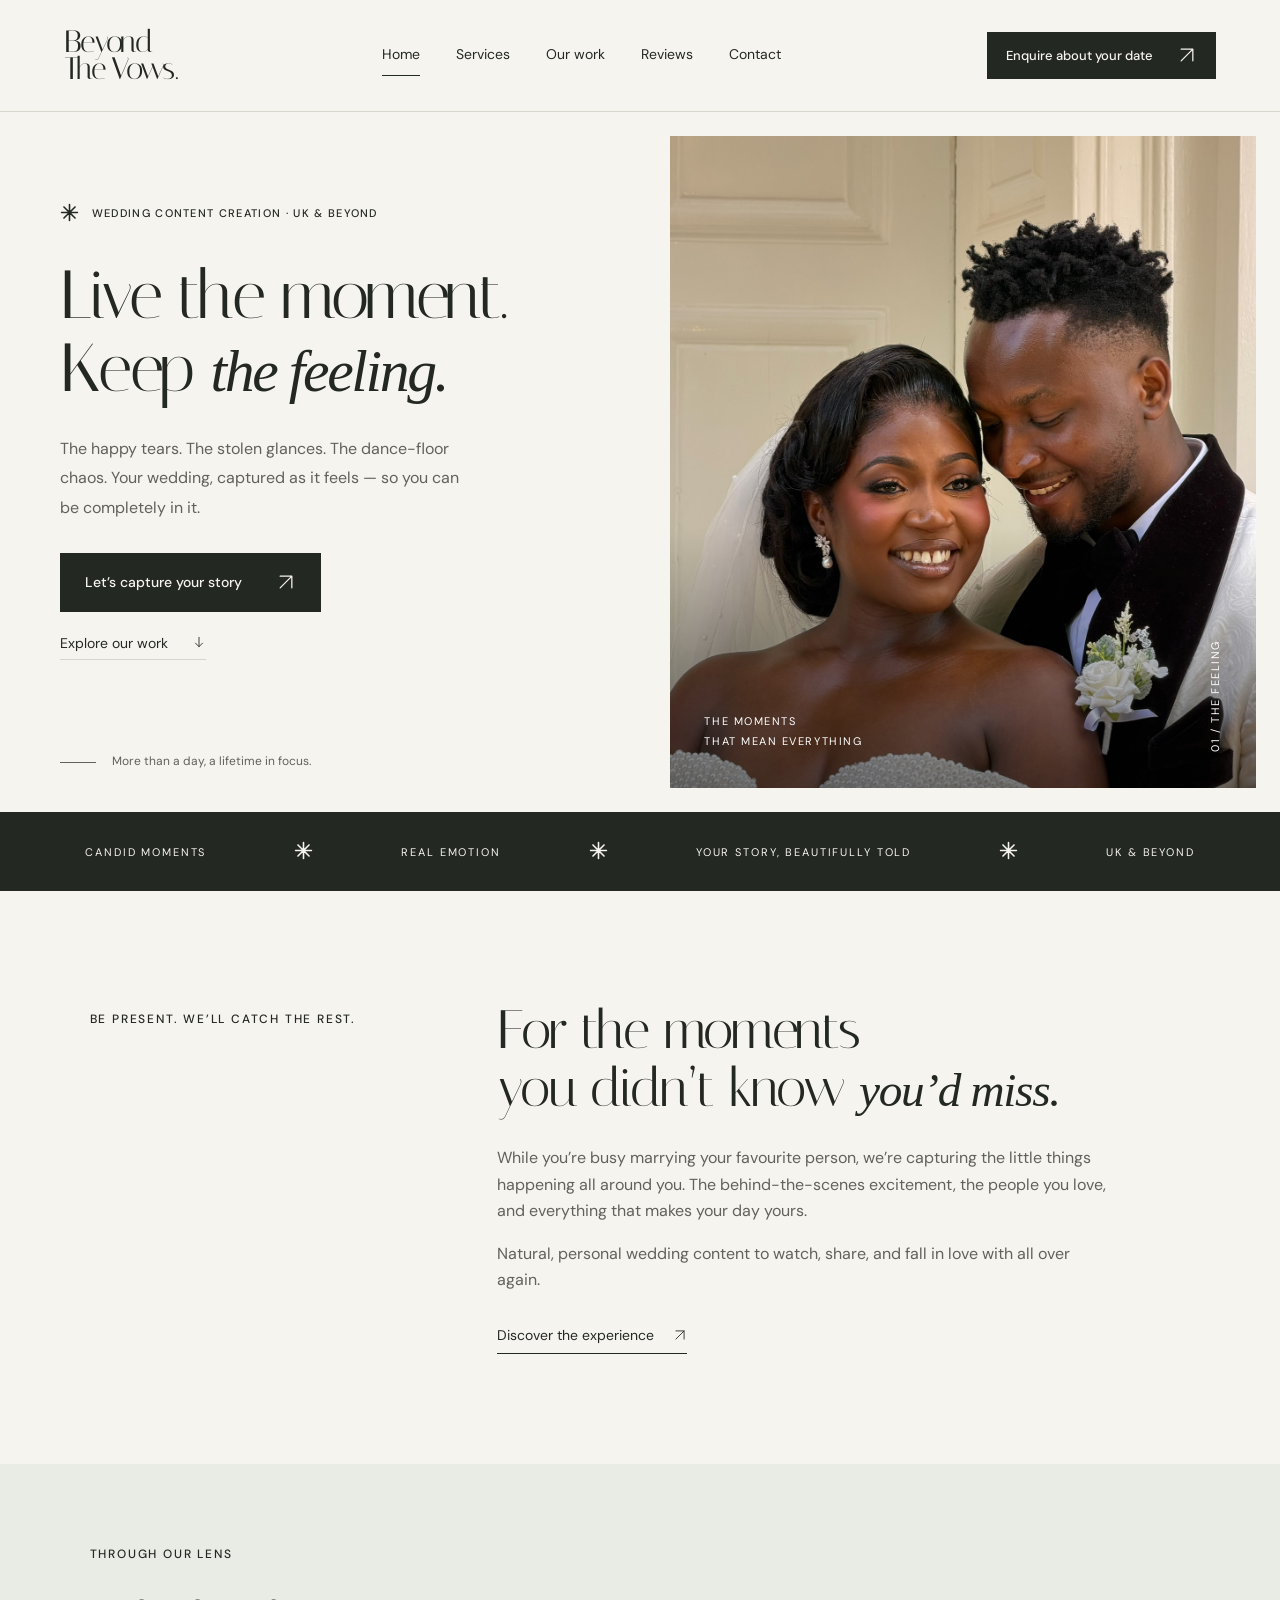
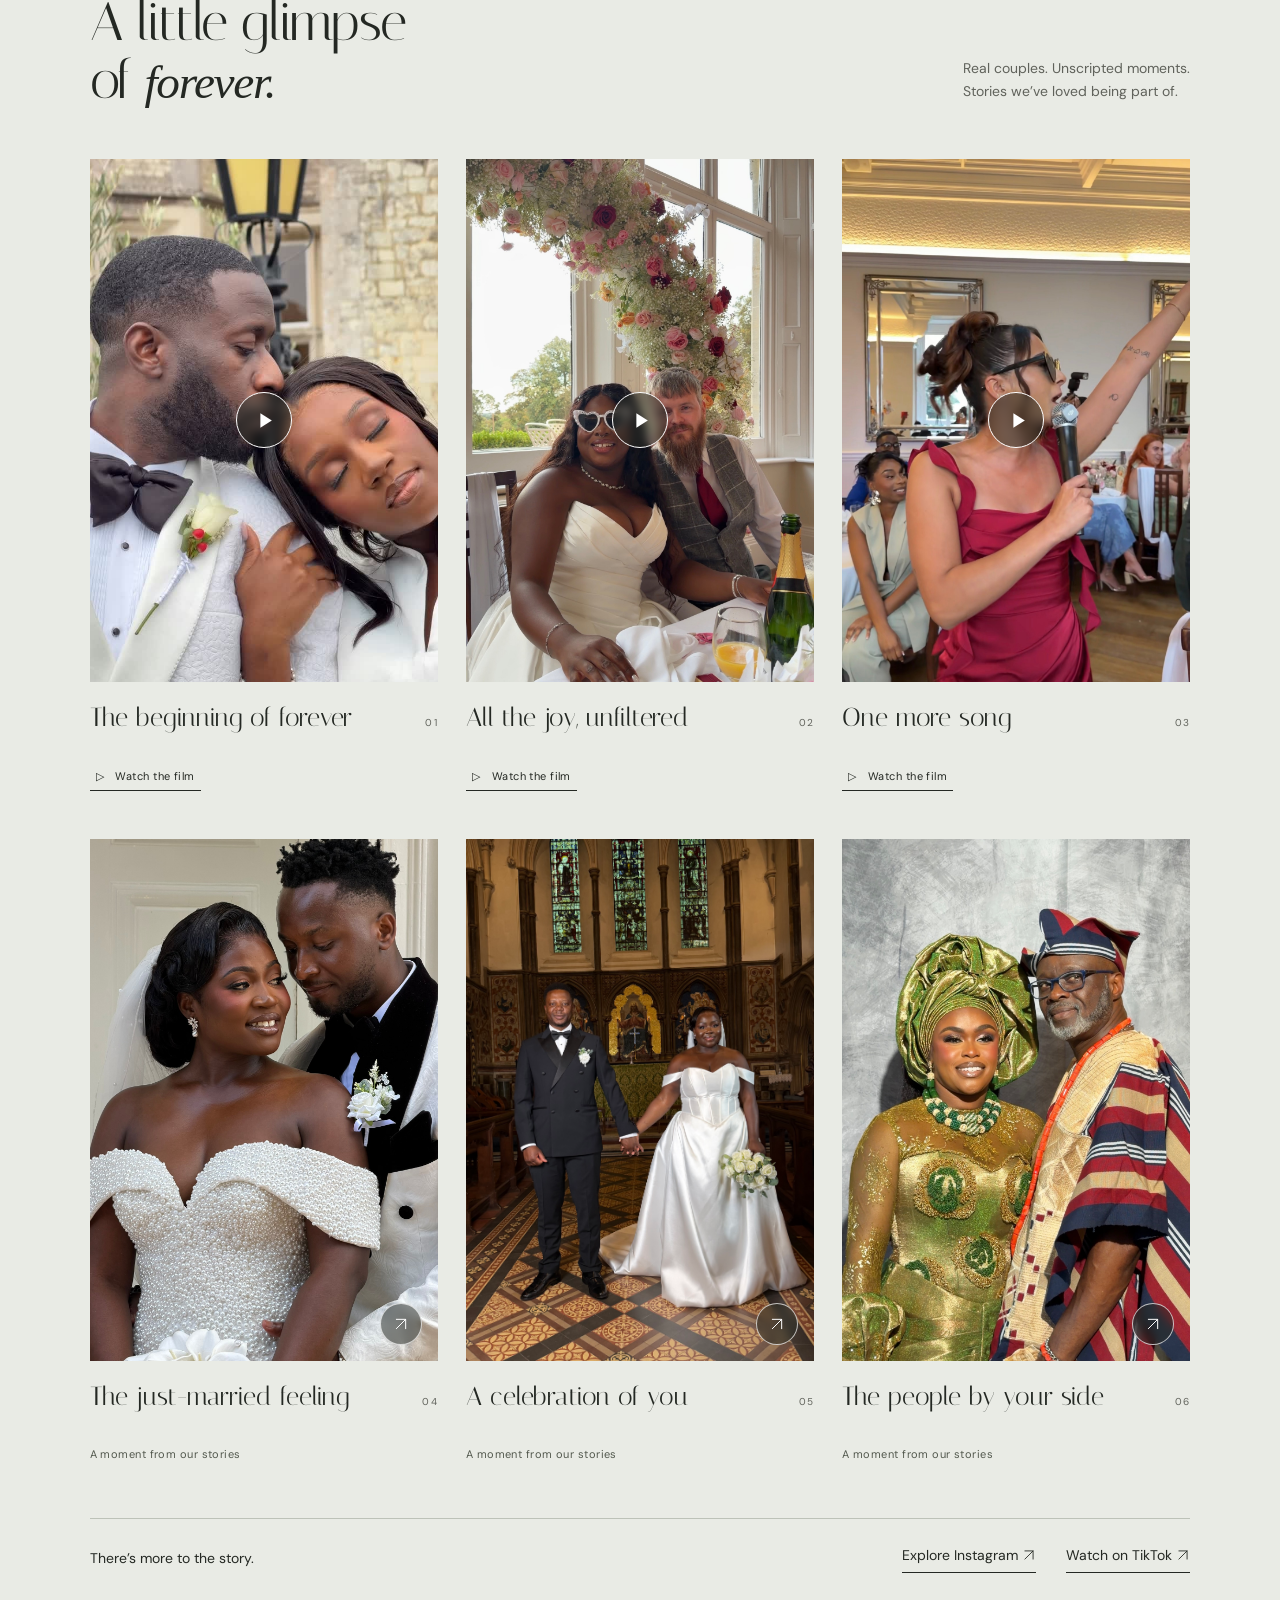
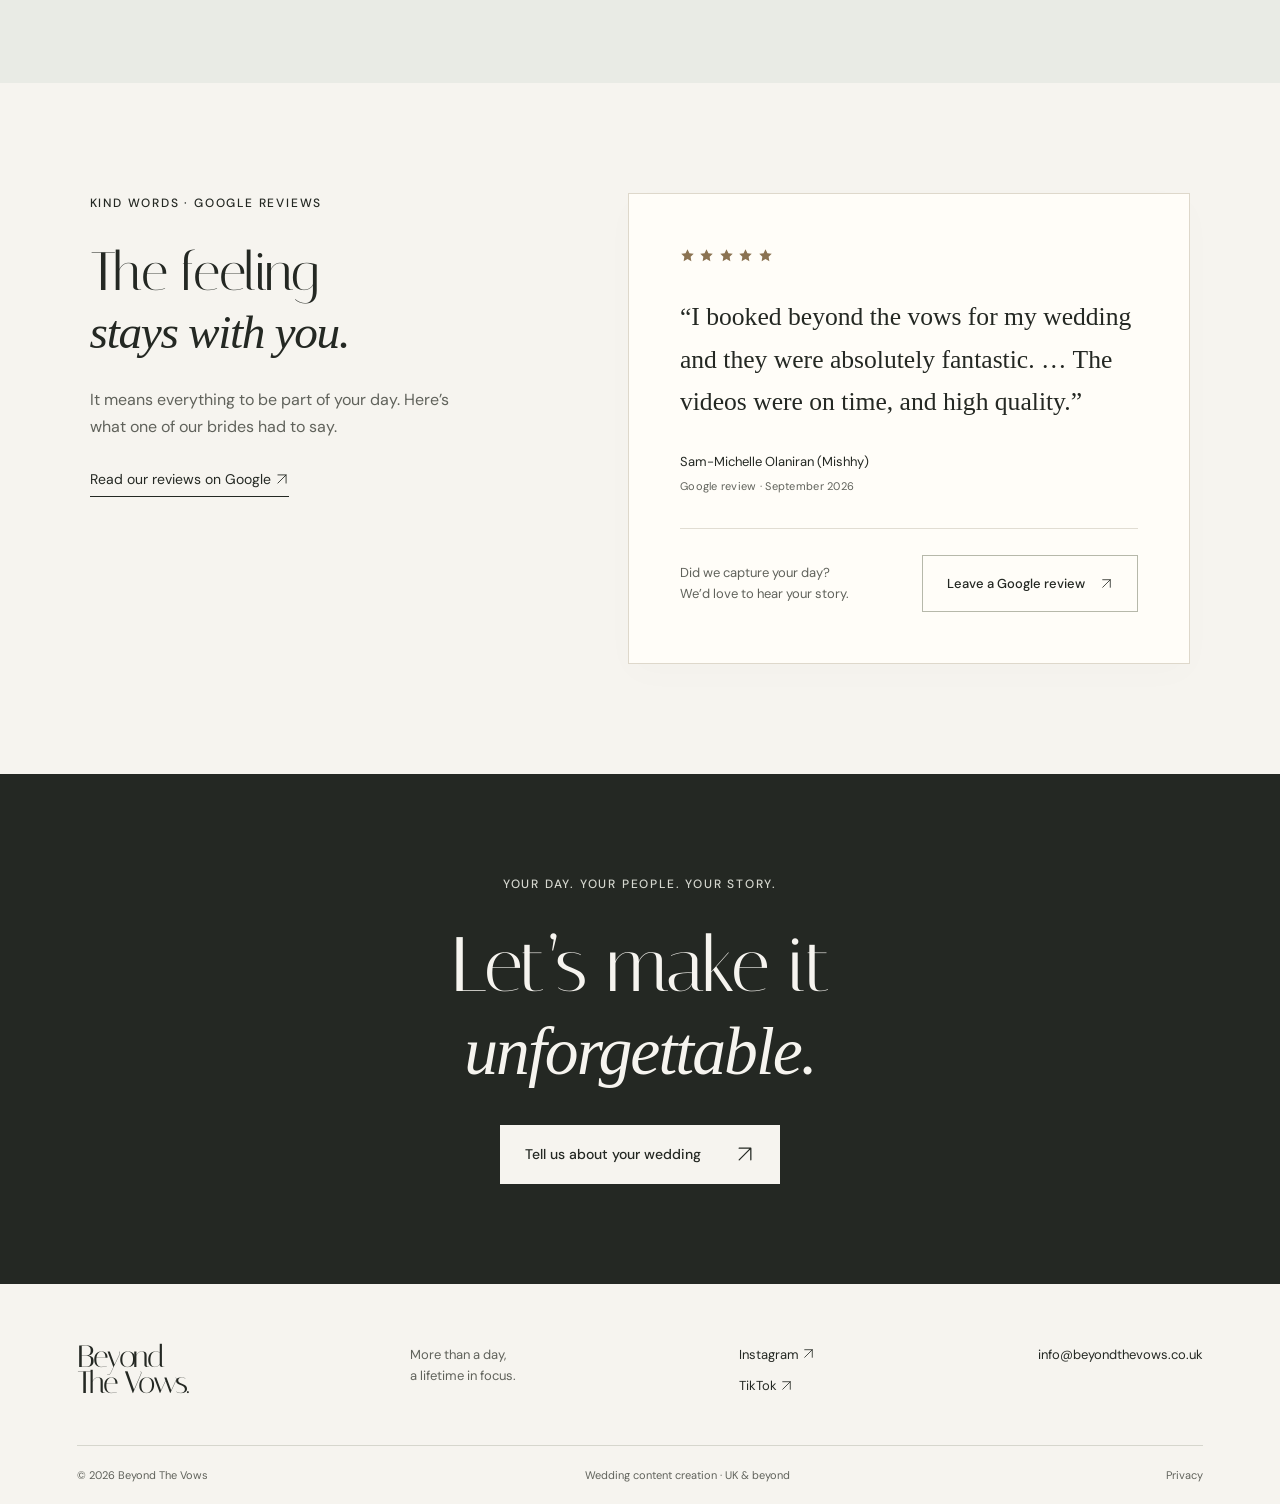
<file: index.html>
<!doctype html><html lang="en-GB"><head><meta charset="utf-8"><meta name="viewport" content="width=device-width,initial-scale=1"><title>Wedding content creation, UK & beyond | Beyond The Vows</title><meta name="description" content="Candid wedding content for the moments you want to relive. Explore real weddings with Beyond The Vows, serving the UK and beyond."><meta name="theme-color" content="#242823"><link rel="icon" type="image/svg+xml" href="assets/favicon.svg"><link rel="preconnect" href="https://fonts.googleapis.com"><link rel="preconnect" href="https://fonts.gstatic.com" crossorigin><link href="https://fonts.googleapis.com/css2?family=DM+Sans:wght@400;500;600&family=Italiana&display=swap" rel="stylesheet"><link rel="stylesheet" href="assets/style.css?v=20260917i"><script src="assets/site.js?v=20260917i" defer></script></head><body><a class="skip" href="#main">Skip to content</a><header class="header"><a class="wordmark" href="index.html" aria-label="Beyond The Vows home">Beyond<span>The Vows<span class="logo-dot">.</span></span></a><button class="menu-toggle" aria-controls="navigation" aria-expanded="false">Menu <span aria-hidden="true">☰</span></button><nav id="navigation" aria-label="Main navigation"><a href="index.html" aria-current="page" >Home</a><a href="services.html" >Services</a><a href="index.html#our-work" >Our work</a><a href="index.html#reviews">Reviews</a><a href="contact.html" >Contact</a></nav><a class="button small header-cta" href="contact.html">Enquire about your date <span aria-hidden="true"><svg class="arrow-icon" xmlns="http://www.w3.org/2000/svg" viewBox="0 0 24 24" aria-hidden="true" focusable="false"><path d="M5 19 19 5M5 5h14v14"/></svg></span></a></header><main id="main"><section class="hero"><div class="hero-copy"><p class="eyebrow"><span class="tiny-star" aria-hidden="true"><svg class="starburst-icon" viewBox="0 0 24 24" aria-hidden="true" focusable="false"><path d="M12 2v20M2 12h20M5 5l14 14M5 19 19 5"/></svg></span> WEDDING CONTENT CREATION · UK & BEYOND</p><h1>Live the moment.<br>Keep <em>the feeling.</em></h1><p class="hero-description">The happy tears. The stolen glances. The dance-floor chaos. Your wedding, captured as it feels — so you can be completely in it.</p><a class="button" href="contact.html">Let’s capture your story <span aria-hidden="true"><svg class="arrow-icon" xmlns="http://www.w3.org/2000/svg" viewBox="0 0 24 24" aria-hidden="true" focusable="false"><path d="M5 19 19 5M5 5h14v14"/></svg></span></a><a class="hero-work" href="#our-work">Explore our work <span aria-hidden="true"><svg class="arrow-icon" xmlns="http://www.w3.org/2000/svg" viewBox="0 0 24 24" aria-hidden="true" focusable="false"><path d="M12 4v16m-6-6 6 6 6-6"/></svg></span></a><div class="hero-note"><span class="rule"></span><span>More than a day, a lifetime in focus.</span></div></div><div class="hero-photo"><img src="assets/wedding-smiles.jpg" alt="A smiling bride and groom embracing in their wedding outfits" width="1330" height="2364" fetchpriority="high"><div class="photo-corner">THE MOMENTS<br>THAT MEAN EVERYTHING</div><span class="photo-index">01 / THE FEELING</span></div></section><div class="ribbon"><span>CANDID MOMENTS</span><span aria-hidden="true"><svg class="starburst-icon" viewBox="0 0 24 24" aria-hidden="true" focusable="false"><path d="M12 2v20M2 12h20M5 5l14 14M5 19 19 5"/></svg></span><span>REAL EMOTION</span><span aria-hidden="true"><svg class="starburst-icon" viewBox="0 0 24 24" aria-hidden="true" focusable="false"><path d="M12 2v20M2 12h20M5 5l14 14M5 19 19 5"/></svg></span><span>YOUR STORY, BEAUTIFULLY TOLD</span><span aria-hidden="true"><svg class="starburst-icon" viewBox="0 0 24 24" aria-hidden="true" focusable="false"><path d="M12 2v20M2 12h20M5 5l14 14M5 19 19 5"/></svg></span><span>UK & BEYOND</span></div><section class="intro section"><p class="eyebrow">BE PRESENT. WE’LL CATCH THE REST.</p><div><h2>For the moments<br>you didn’t know <em>you’d miss.</em></h2><p>While you’re busy marrying your favourite person, we’re capturing the little things happening all around you. The behind-the-scenes excitement, the people you love, and everything that makes your day yours.</p><p>Natural, personal wedding content to watch, share, and fall in love with all over again.</p><a class="text-link" href="services.html">Discover the experience <span aria-hidden="true"><svg class="arrow-icon" xmlns="http://www.w3.org/2000/svg" viewBox="0 0 24 24" aria-hidden="true" focusable="false"><path d="M5 19 19 5M5 5h14v14"/></svg></span></a></div></section><section class="portfolio section" id="our-work"><div class="section-heading"><div><p class="eyebrow">THROUGH OUR LENS</p><h2>A little glimpse<br>of <em>forever.</em></h2></div><p>Real couples. Unscripted moments.<br>Stories we’ve loved being part of.</p></div><div class="gallery"><article class="gallery-card"><button class="gallery-image film-cover" data-instagram="DRDBR7rDGBU" data-title="The beginning of forever" aria-label="Play film: The beginning of forever" aria-haspopup="dialog"><img src="assets/beginning-of-forever-cover.jpg" alt="Cover of Seyi and Sam-Michelle’s wedding film" width="640" height="1136" loading="lazy"><span class="image-play" aria-hidden="true"><svg viewBox="0 0 24 24" focusable="false"><path d="m9 5 11 7-11 7Z"/></svg></span></button><div class="card-caption"><h3>The beginning of forever</h3><span>01</span></div><button class="text-link video-link" data-instagram="DRDBR7rDGBU" data-title="The beginning of forever" aria-label="Watch the film: The beginning of forever" aria-haspopup="dialog"><span aria-hidden="true">▷</span> Watch the film</button></article><article class="gallery-card"><button class="gallery-image film-cover" data-instagram="DdHha7pMp6d" data-title="All the joy, unfiltered" aria-label="Play film: All the joy, unfiltered" aria-haspopup="dialog"><img src="assets/all-the-joy-cover.jpg" alt="Newlyweds celebrating beneath a pink and white floral arch" width="1206" height="2132" loading="lazy"><span class="image-play" aria-hidden="true"><svg viewBox="0 0 24 24" focusable="false"><path d="m9 5 11 7-11 7Z"/></svg></span></button><div class="card-caption"><h3>All the joy, unfiltered</h3><span>02</span></div><button class="text-link video-link" data-instagram="DdHha7pMp6d" data-title="All the joy, unfiltered" aria-label="Watch the film: All the joy, unfiltered" aria-haspopup="dialog"><span aria-hidden="true">▷</span> Watch the film</button></article><article class="gallery-card"><button class="gallery-image film-cover" data-video="7684363914225732886" data-title="One more song" aria-label="Play film: One more song" aria-haspopup="dialog"><img src="assets/one-more-song-cover.jpg" alt="A wedding guest in a red dress singing into a microphone at the reception" width="1206" height="2155" loading="lazy"><span class="image-play" aria-hidden="true"><svg viewBox="0 0 24 24" focusable="false"><path d="m9 5 11 7-11 7Z"/></svg></span></button><div class="card-caption"><h3>One more song</h3><span>03</span></div><button class="text-link video-link" data-video="7684363914225732886" data-title="One more song" aria-label="Watch the film: One more song" aria-haspopup="dialog"><span aria-hidden="true">▷</span> Watch the film</button></article><article class="gallery-card"><button class="gallery-image" data-image="assets/wedding-embrace.jpg" data-title="The just-married feeling" aria-label="View photo: The just-married feeling"><img src="assets/wedding-embrace.jpg" alt="A bride holding white calla lilies with her groom beside her" width="1330" height="2364" loading="lazy"><span class="image-expand" aria-hidden="true"><svg class="arrow-icon" xmlns="http://www.w3.org/2000/svg" viewBox="0 0 24 24" aria-hidden="true" focusable="false"><path d="M5 19 19 5M5 5h14v14"/></svg></span></button><div class="card-caption"><h3>The just-married feeling</h3><span>04</span></div><p class="photo-label">A moment from our stories</p></article><article class="gallery-card"><button class="gallery-image" data-image="assets/celebration-church.jpg" data-title="A celebration of you" aria-label="View photo: A celebration of you"><img src="assets/celebration-church.jpg" alt="A bride and groom holding hands beneath stained-glass windows in a church" width="3213" height="5712" loading="lazy"><span class="image-expand" aria-hidden="true"><svg class="arrow-icon" xmlns="http://www.w3.org/2000/svg" viewBox="0 0 24 24" aria-hidden="true" focusable="false"><path d="M5 19 19 5M5 5h14v14"/></svg></span></button><div class="card-caption"><h3>A celebration of you</h3><span>05</span></div><p class="photo-label">A moment from our stories</p></article><article class="gallery-card"><button class="gallery-image" data-image="assets/traditional-portrait.jpg" data-title="The people by your side" aria-label="View photo: The people by your side"><img src="assets/traditional-portrait.jpg" alt="A bride in green and gold standing beside a guest in traditional attire" width="1206" height="2138" loading="lazy"><span class="image-expand" aria-hidden="true"><svg class="arrow-icon" xmlns="http://www.w3.org/2000/svg" viewBox="0 0 24 24" aria-hidden="true" focusable="false"><path d="M5 19 19 5M5 5h14v14"/></svg></span></button><div class="card-caption"><h3>The people by your side</h3><span>06</span></div><p class="photo-label">A moment from our stories</p></article></div><div class="social-line"><span>There’s more to the story.</span><a class="text-link" href="https://www.instagram.com/beyondthevows.co/" target="_blank" rel="noopener noreferrer">Explore Instagram <svg class="arrow-icon" xmlns="http://www.w3.org/2000/svg" viewBox="0 0 24 24" aria-hidden="true" focusable="false"><path d="M5 19 19 5M5 5h14v14"/></svg></a><a class="text-link" href="https://www.tiktok.com/@beyondthevows.co" target="_blank" rel="noopener noreferrer">Watch on TikTok <svg class="arrow-icon" xmlns="http://www.w3.org/2000/svg" viewBox="0 0 24 24" aria-hidden="true" focusable="false"><path d="M5 19 19 5M5 5h14v14"/></svg></a></div></section><section class="reviews section" id="reviews" aria-labelledby="reviews-title">
<div class="reviews-intro"><p class="eyebrow">KIND WORDS · GOOGLE REVIEWS</p><h2 id="reviews-title">The feeling<br><em>stays with you.</em></h2><p>It means everything to be part of your day. Here’s what one of our brides had to say.</p><a class="text-link" href="https://www.google.com/maps?cid=11068887246917935304" target="_blank" rel="noopener noreferrer">Read our reviews on Google <svg class="arrow-icon" xmlns="http://www.w3.org/2000/svg" viewBox="0 0 24 24" aria-hidden="true" focusable="false"><path d="M5 19 19 5M5 5h14v14"/></svg></a></div>
<div class="review-card"><p class="review-stars" aria-label="5 out of 5 stars"><span aria-hidden="true"><svg class="rating-star-icon" viewBox="0 0 24 24" aria-hidden="true" focusable="false"><path d="m12 2 3.09 6.26L22 9.27l-5 4.87 1.18 6.88L12 17.77l-6.18 3.25L7 14.14 2 9.27l6.91-1.01Z"/></svg><svg class="rating-star-icon" viewBox="0 0 24 24" aria-hidden="true" focusable="false"><path d="m12 2 3.09 6.26L22 9.27l-5 4.87 1.18 6.88L12 17.77l-6.18 3.25L7 14.14 2 9.27l6.91-1.01Z"/></svg><svg class="rating-star-icon" viewBox="0 0 24 24" aria-hidden="true" focusable="false"><path d="m12 2 3.09 6.26L22 9.27l-5 4.87 1.18 6.88L12 17.77l-6.18 3.25L7 14.14 2 9.27l6.91-1.01Z"/></svg><svg class="rating-star-icon" viewBox="0 0 24 24" aria-hidden="true" focusable="false"><path d="m12 2 3.09 6.26L22 9.27l-5 4.87 1.18 6.88L12 17.77l-6.18 3.25L7 14.14 2 9.27l6.91-1.01Z"/></svg><svg class="rating-star-icon" viewBox="0 0 24 24" aria-hidden="true" focusable="false"><path d="m12 2 3.09 6.26L22 9.27l-5 4.87 1.18 6.88L12 17.77l-6.18 3.25L7 14.14 2 9.27l6.91-1.01Z"/></svg></span></p><blockquote cite="https://www.google.com/maps?cid=11068887246917935304"><p>“I booked beyond the vows for my wedding and they were absolutely fantastic. … The videos were on time, and high quality.”</p></blockquote><p class="review-author">Sam-Michelle Olaniran (Mishhy)<span>Google review · September 2026</span></p><div class="review-invitation"><p>Did we capture your day?<br>We’d love to hear your story.</p><a class="button" href="https://g.page/r/CcggZTtOlpyZECE/review" target="_blank" rel="noopener noreferrer">Leave a Google review <svg class="arrow-icon" xmlns="http://www.w3.org/2000/svg" viewBox="0 0 24 24" aria-hidden="true" focusable="false"><path d="M5 19 19 5M5 5h14v14"/></svg></a></div></div>
</section><section class="closing"><p class="eyebrow">YOUR DAY. YOUR PEOPLE. YOUR STORY.</p><h2>Let’s make it<br><em>unforgettable.</em></h2><a class="button cream" href="contact.html">Tell us about your wedding <span aria-hidden="true"><svg class="arrow-icon" xmlns="http://www.w3.org/2000/svg" viewBox="0 0 24 24" aria-hidden="true" focusable="false"><path d="M5 19 19 5M5 5h14v14"/></svg></span></a></section></main><footer><div class="footer-top"><a class="wordmark" href="index.html">Beyond<span>The Vows.</span></a><p>More than a day,<br>a lifetime in focus.</p><div><a href="https://www.instagram.com/beyondthevows.co/" target="_blank" rel="noopener noreferrer">Instagram <svg class="arrow-icon" xmlns="http://www.w3.org/2000/svg" viewBox="0 0 24 24" aria-hidden="true" focusable="false"><path d="M5 19 19 5M5 5h14v14"/></svg></a><a href="https://www.tiktok.com/@beyondthevows.co" target="_blank" rel="noopener noreferrer">TikTok <svg class="arrow-icon" xmlns="http://www.w3.org/2000/svg" viewBox="0 0 24 24" aria-hidden="true" focusable="false"><path d="M5 19 19 5M5 5h14v14"/></svg></a></div><a class="email" href="mailto:info@beyondthevows.co.uk">info@beyondthevows.co.uk</a></div><div class="footer-bottom"><span>© <span data-year>2026</span> Beyond The Vows</span><span>Wedding content creation · UK & beyond</span><a href="contact.html#privacy">Privacy</a></div></footer><dialog id="media-dialog" aria-labelledby="media-title"><div class="dialog-top"><h2 id="media-title">A moment to keep</h2><button class="close-dialog" aria-label="Close gallery">✕</button></div><div id="media-content"></div><p id="media-caption"></p></dialog></body></html>
</file>
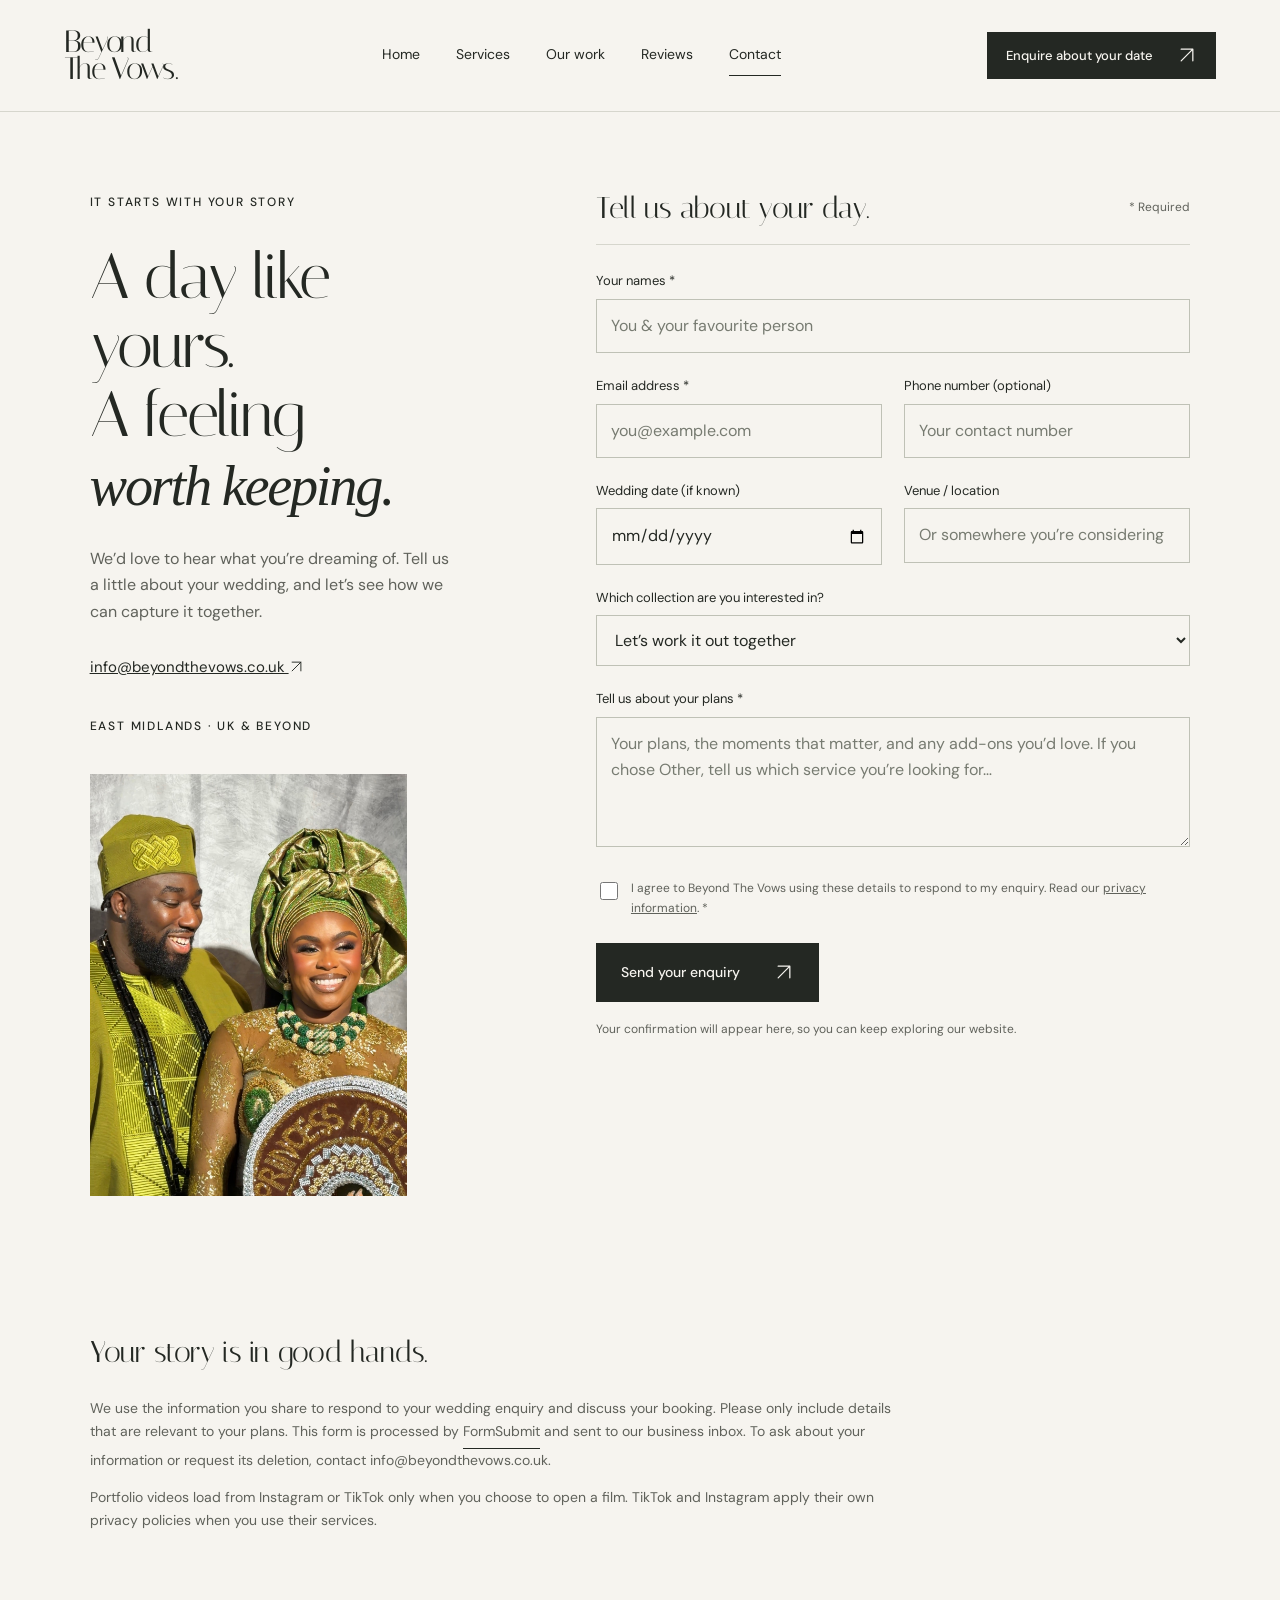
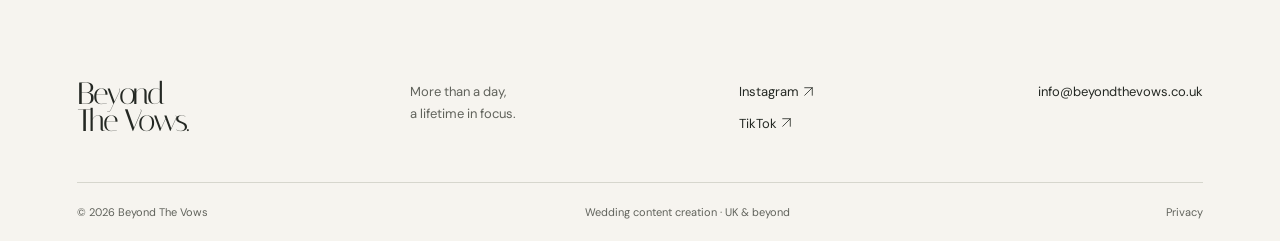
<file: contact.html>
<!doctype html><html lang="en-GB"><head><meta charset="utf-8"><meta name="viewport" content="width=device-width,initial-scale=1"><title>Let’s capture your story | Beyond The Vows</title><meta name="description" content="Enquire about your wedding date with Beyond The Vows. Tell us about your celebration in the UK or beyond, or email info@beyondthevows.co.uk."><meta name="theme-color" content="#242823"><link rel="icon" type="image/svg+xml" href="assets/favicon.svg"><link rel="preconnect" href="https://fonts.googleapis.com"><link rel="preconnect" href="https://fonts.gstatic.com" crossorigin><link href="https://fonts.googleapis.com/css2?family=DM+Sans:wght@400;500;600&family=Italiana&display=swap" rel="stylesheet"><link rel="stylesheet" href="assets/style.css?v=20260917i"><script src="assets/site.js?v=20260917i" defer></script></head><body><a class="skip" href="#main">Skip to content</a><header class="header"><a class="wordmark" href="index.html" aria-label="Beyond The Vows home">Beyond<span>The Vows<span class="logo-dot">.</span></span></a><button class="menu-toggle" aria-controls="navigation" aria-expanded="false">Menu <span aria-hidden="true">☰</span></button><nav id="navigation" aria-label="Main navigation"><a href="index.html" >Home</a><a href="services.html" >Services</a><a href="index.html#our-work" >Our work</a><a href="index.html#reviews">Reviews</a><a href="contact.html" aria-current="page" >Contact</a></nav><a class="button small header-cta" href="contact.html">Enquire about your date <span aria-hidden="true"><svg class="arrow-icon" xmlns="http://www.w3.org/2000/svg" viewBox="0 0 24 24" aria-hidden="true" focusable="false"><path d="M5 19 19 5M5 5h14v14"/></svg></span></a></header><main id="main"><section class="contact-layout section"><div class="contact-copy"><p class="eyebrow">IT STARTS WITH YOUR STORY</p><h1>A day like yours.<br>A feeling<br><em>worth keeping.</em></h1><p>We’d love to hear what you’re dreaming of. Tell us a little about your wedding, and let’s see how we can capture it together.</p><a class="contact-address" href="mailto:info@beyondthevows.co.uk">info@beyondthevows.co.uk <svg class="arrow-icon" xmlns="http://www.w3.org/2000/svg" viewBox="0 0 24 24" aria-hidden="true" focusable="false"><path d="M5 19 19 5M5 5h14v14"/></svg></a><p class="eyebrow">EAST MIDLANDS · UK & BEYOND</p><img class="contact-photo" src="assets/traditional-couple.jpg" alt="A bride and groom smiling in green and gold traditional wedding outfits" width="1206" height="2122" loading="lazy"></div><div><div class="form-heading"><h2>Tell us about your day.</h2><span>* Required</span></div><form id="enquiry-form" action="contact.html" data-endpoint="https://formsubmit.co/ajax/info@beyondthevows.co.uk" method="POST"><input type="hidden" name="_subject" value="A new wedding enquiry — Beyond The Vows"><input type="hidden" name="_template" value="table"><div class="honeypot" aria-hidden="true"><label for="website">Leave this field empty</label><input id="website" name="_honey" tabindex="-1" autocomplete="off"></div><div class="form-grid"><div class="field full"><label for="names">Your names *</label><input id="names" name="name" placeholder="You & your favourite person" autocomplete="name" maxlength="150" required></div><div class="field"><label for="email">Email address *</label><input id="email" name="email" type="email" placeholder="you@example.com" autocomplete="email" maxlength="254" required></div><div class="field"><label for="phone">Phone number <span>(optional)</span></label><input id="phone" name="phone" type="tel" placeholder="Your contact number" autocomplete="tel" maxlength="40"></div><div class="field"><label for="wedding-date">Wedding date <span>(if known)</span></label><input id="wedding-date" name="wedding_date" type="date"></div><div class="field"><label for="venue">Venue / location</label><input id="venue" name="venue" placeholder="Or somewhere you’re considering" maxlength="250"></div><div class="field full"><label for="service">Which collection are you interested in?</label><select id="service" name="service"><option value="Not sure yet">Let’s work it out together</option><option value="The Civil Edit">The Civil Edit — £250 · up to 3 hours</option><option value="The Prelude">The Prelude — £300 · up to 4 hours</option><option value="The Promise">The Promise — £400 · up to 6 hours</option><option value="The Vow">The Vow — £500 · up to 9 hours</option><option value="The Forever">The Forever — £650 · up to 12 hours</option><option value="Other">Other — tell us what you have in mind</option></select></div><div class="field full"><label for="story">Tell us about your plans *</label><textarea id="story" name="message" placeholder="Your plans, the moments that matter, and any add-ons you’d love. If you chose Other, tell us which service you’re looking for…" minlength="10" maxlength="5000" required></textarea></div></div><label class="consent"><input type="checkbox" name="consent" value="I agree to be contacted about my enquiry" required><span>I agree to Beyond The Vows using these details to respond to my enquiry. Read our <a href="#privacy">privacy information</a>. *</span></label><button class="button" type="submit" disabled>Send your enquiry <span aria-hidden="true"><svg class="arrow-icon" xmlns="http://www.w3.org/2000/svg" viewBox="0 0 24 24" aria-hidden="true" focusable="false"><path d="M5 19 19 5M5 5h14v14"/></svg></span></button><p id="form-status" class="form-note" role="status" aria-live="polite" aria-atomic="true"></p><p class="form-note">Your confirmation will appear here, so you can keep exploring our website.</p><noscript><p>Please enable JavaScript to send your enquiry here, or email <a href="mailto:info@beyondthevows.co.uk">info@beyondthevows.co.uk</a>.</p></noscript></form><section id="enquiry-success" class="enquiry-success" tabindex="-1" aria-labelledby="enquiry-success-title" hidden><p class="eyebrow">HERE’S TO YOUR NEXT CHAPTER</p><h2 id="enquiry-success-title">Your form has been submitted.</h2><p>Your enquiry has been submitted. We look forward to learning more about your day.</p><a class="button" href="index.html#our-work">Explore our wedding stories</a><p><a class="text-link" href="services.html">Browse our collections</a></p><p>Something to add? <a class="text-link" href="mailto:info@beyondthevows.co.uk">Email us</a>.</p></section></div></section><section class="privacy section" id="privacy"><h2>Your story is in good hands.</h2><p>We use the information you share to respond to your wedding enquiry and discuss your booking. Please only include details that are relevant to your plans. This form is processed by <a class="text-link" href="https://formsubmit.co/privacy.pdf" target="_blank" rel="noopener noreferrer">FormSubmit</a> and sent to our business inbox. To ask about your information or request its deletion, contact <a href="mailto:info@beyondthevows.co.uk">info@beyondthevows.co.uk</a>.</p><p>Portfolio videos load from Instagram or TikTok only when you choose to open a film. TikTok and Instagram apply their own privacy policies when you use their services.</p></section></main><footer><div class="footer-top"><a class="wordmark" href="index.html">Beyond<span>The Vows.</span></a><p>More than a day,<br>a lifetime in focus.</p><div><a href="https://www.instagram.com/beyondthevows.co/" target="_blank" rel="noopener noreferrer">Instagram <svg class="arrow-icon" xmlns="http://www.w3.org/2000/svg" viewBox="0 0 24 24" aria-hidden="true" focusable="false"><path d="M5 19 19 5M5 5h14v14"/></svg></a><a href="https://www.tiktok.com/@beyondthevows.co" target="_blank" rel="noopener noreferrer">TikTok <svg class="arrow-icon" xmlns="http://www.w3.org/2000/svg" viewBox="0 0 24 24" aria-hidden="true" focusable="false"><path d="M5 19 19 5M5 5h14v14"/></svg></a></div><a class="email" href="mailto:info@beyondthevows.co.uk">info@beyondthevows.co.uk</a></div><div class="footer-bottom"><span>© <span data-year>2026</span> Beyond The Vows</span><span>Wedding content creation · UK & beyond</span><a href="contact.html#privacy">Privacy</a></div></footer><dialog id="media-dialog" aria-labelledby="media-title"><div class="dialog-top"><h2 id="media-title">A moment to keep</h2><button class="close-dialog" aria-label="Close gallery">✕</button></div><div id="media-content"></div><p id="media-caption"></p></dialog></body></html>
</file>
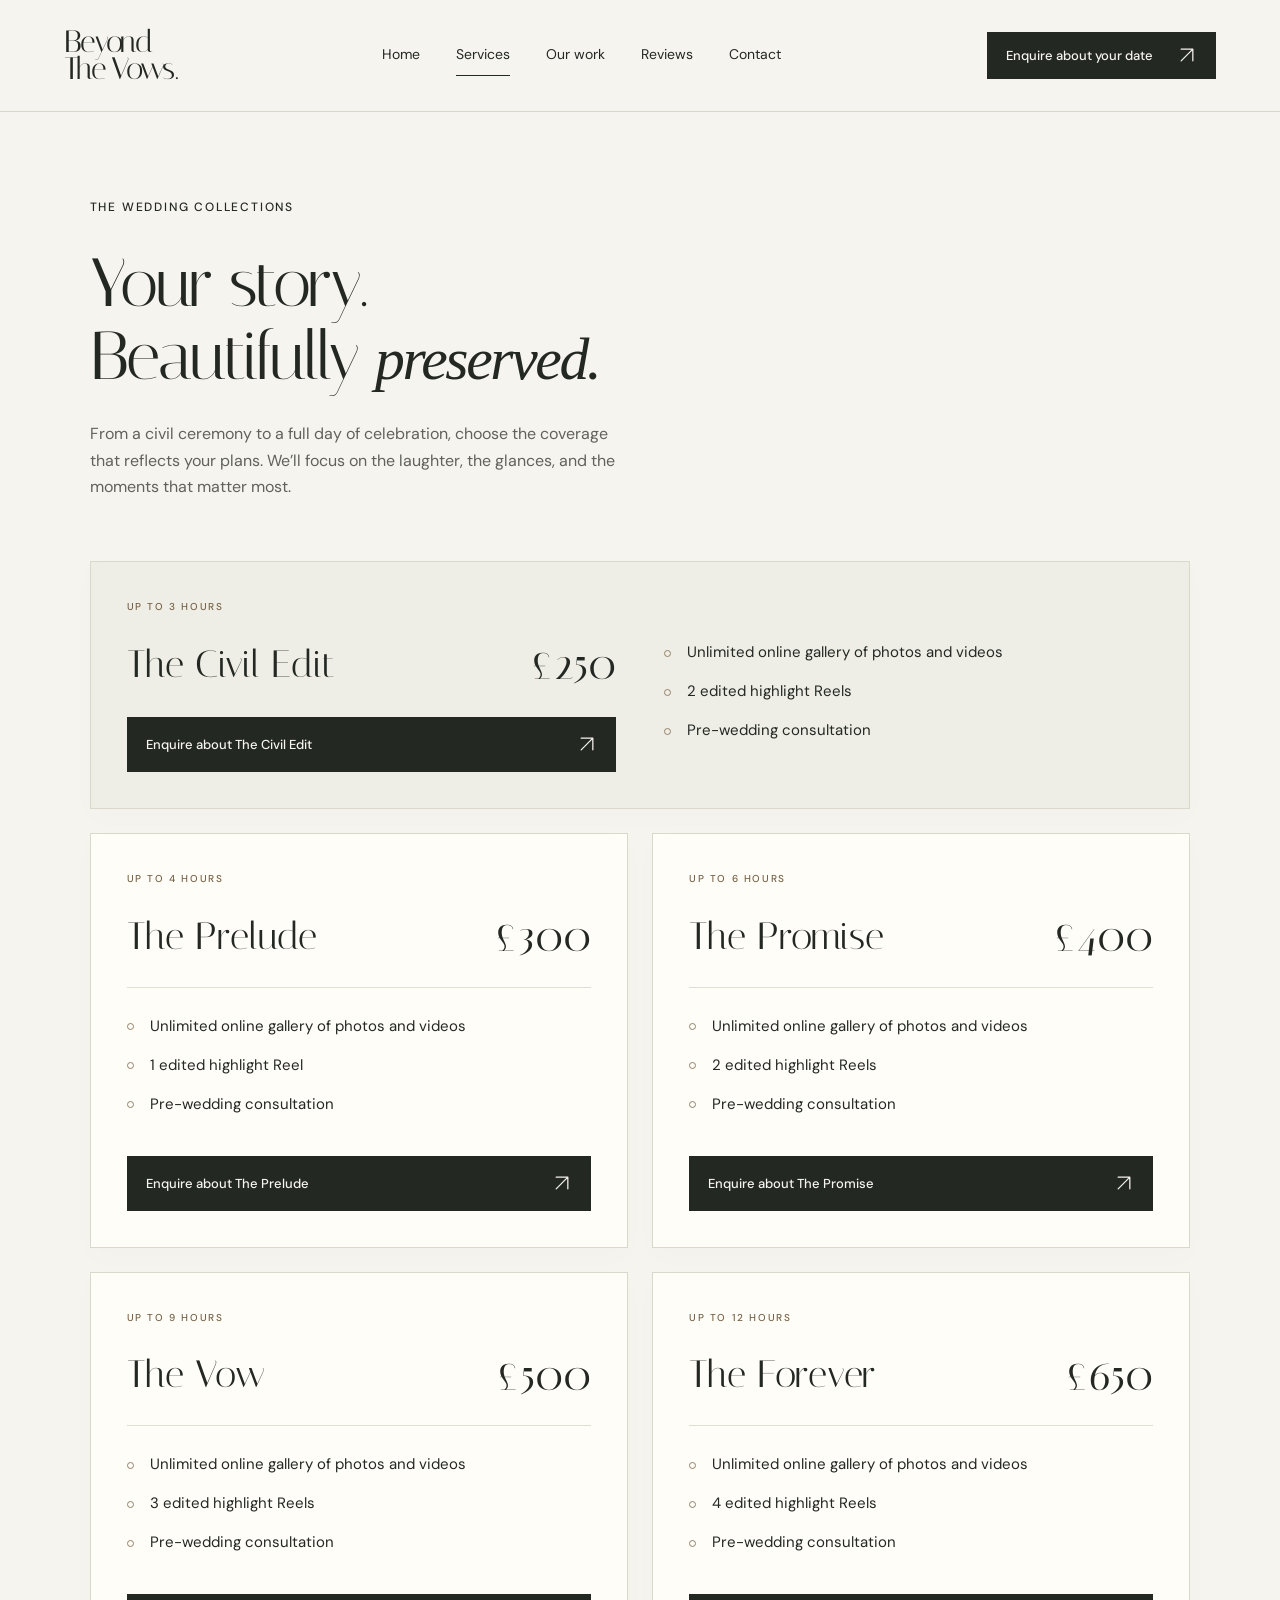
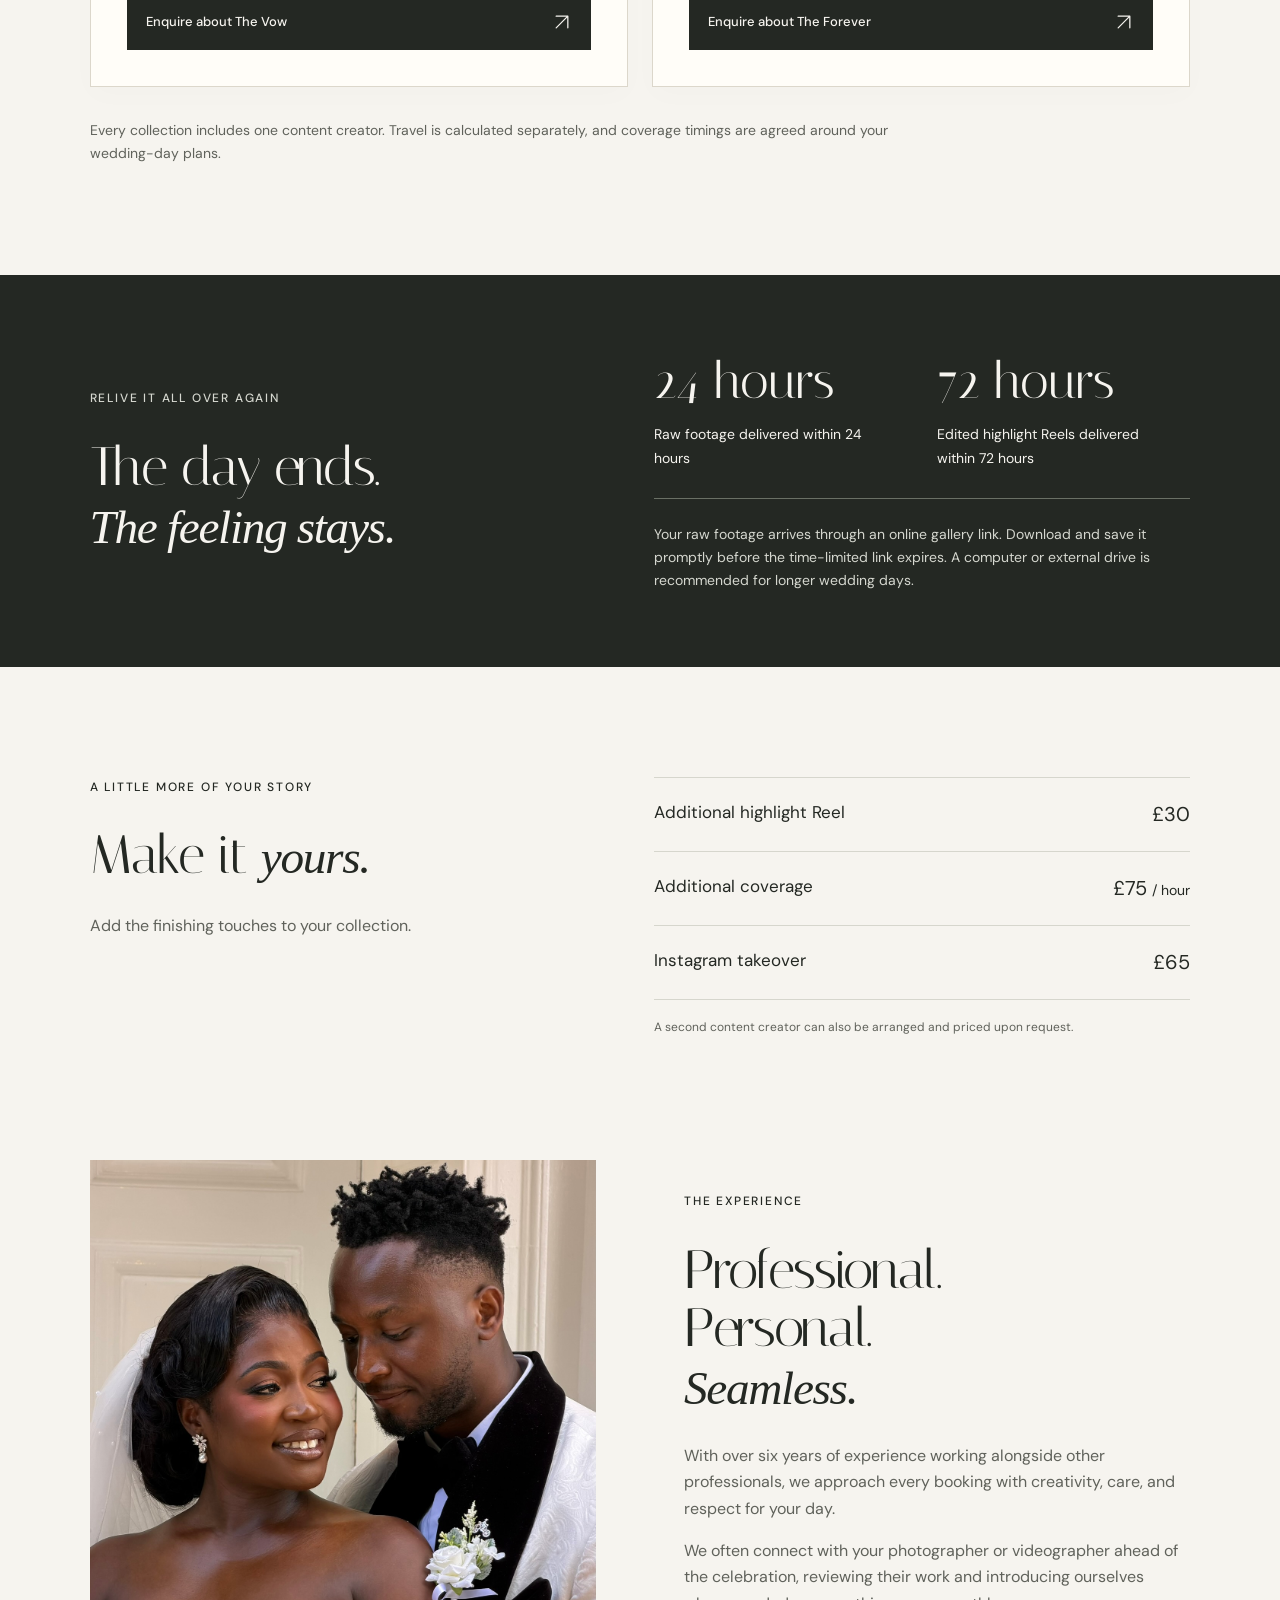
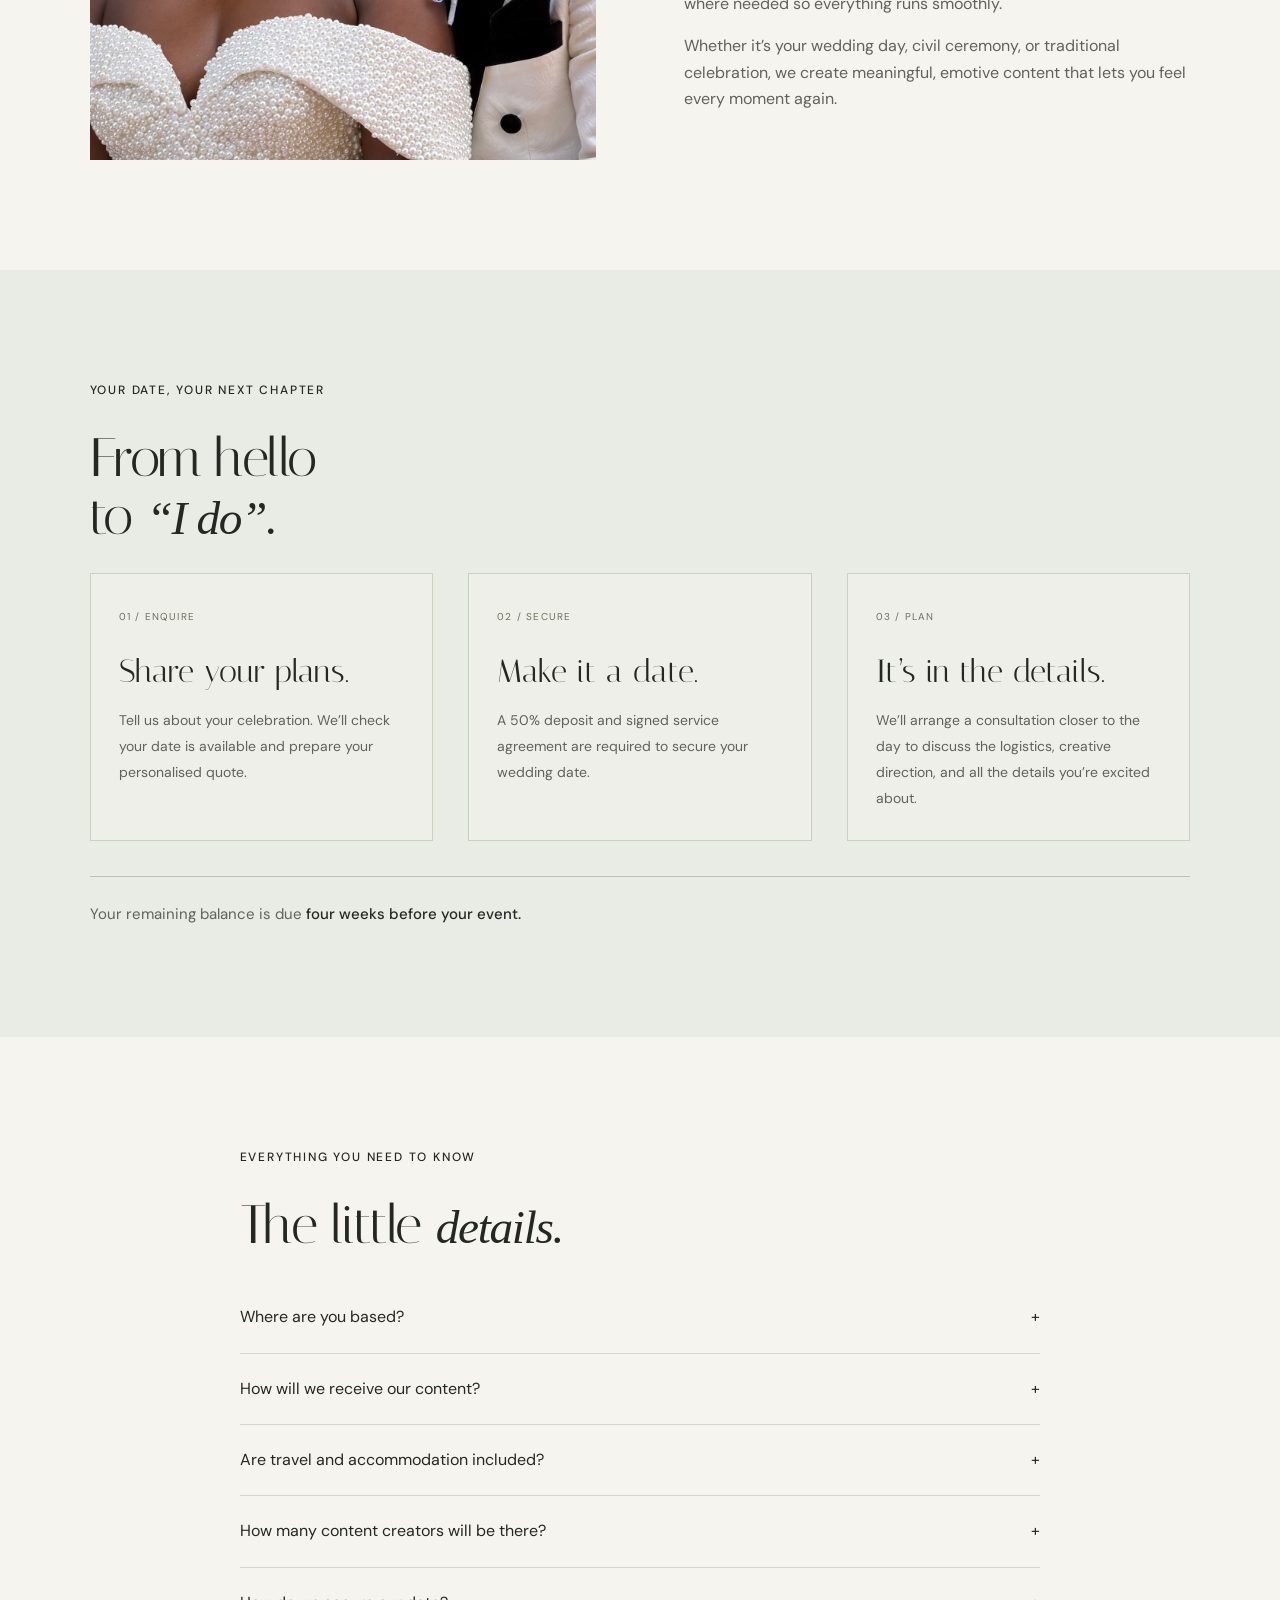
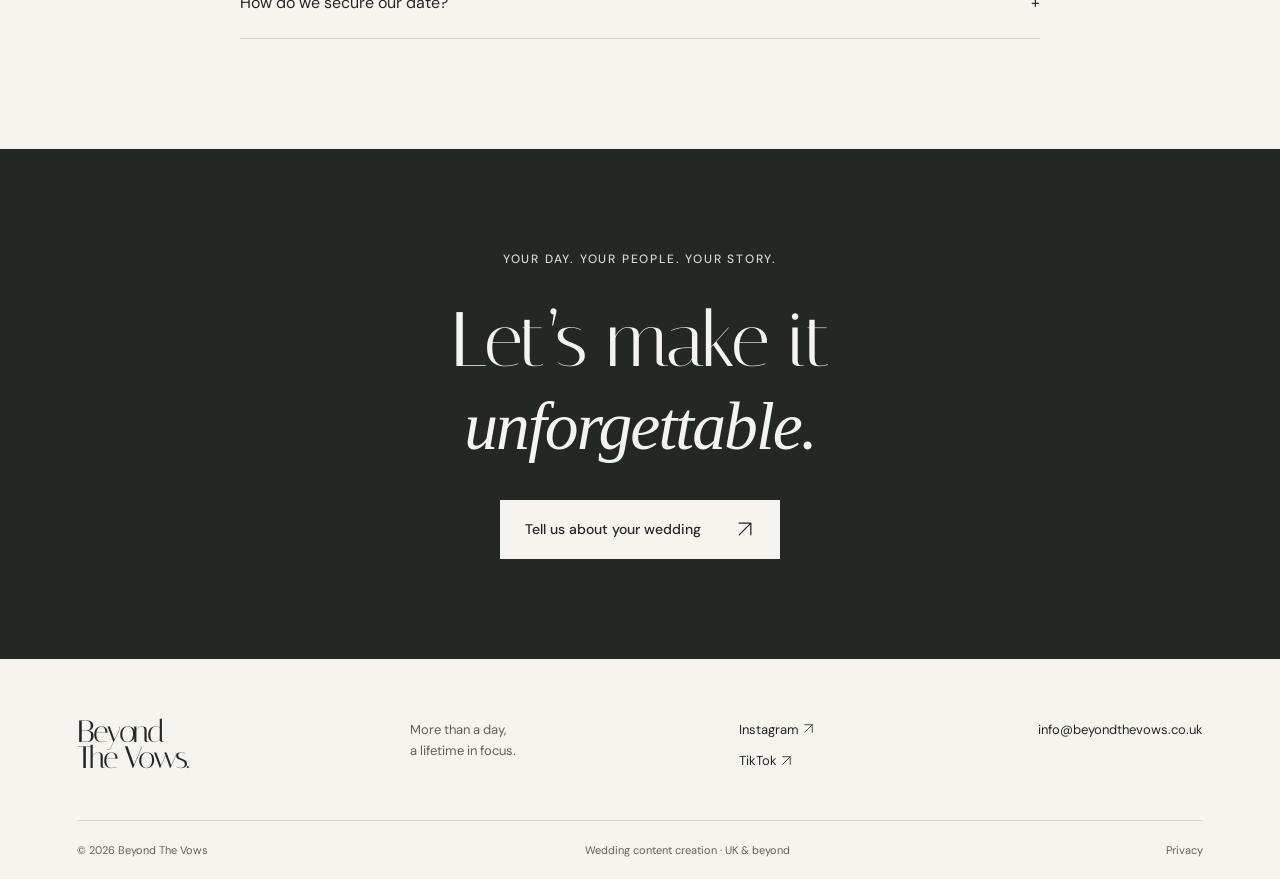
<file: services.html>
<!doctype html><html lang="en-GB"><head><meta charset="utf-8"><meta name="viewport" content="width=device-width,initial-scale=1"><title>Wedding collections & pricing | Beyond The Vows</title><meta name="description" content="Explore five wedding content collections from £250, with coverage from 3 to 12 hours. Based in the East Midlands, covering the UK and beyond."><meta name="theme-color" content="#242823"><link rel="icon" type="image/svg+xml" href="assets/favicon.svg"><link rel="preconnect" href="https://fonts.googleapis.com"><link rel="preconnect" href="https://fonts.gstatic.com" crossorigin><link href="https://fonts.googleapis.com/css2?family=DM+Sans:wght@400;500;600&family=Italiana&display=swap" rel="stylesheet"><link rel="stylesheet" href="assets/style.css?v=20260917i"><script src="assets/site.js?v=20260917i" defer></script></head><body><a class="skip" href="#main">Skip to content</a><header class="header"><a class="wordmark" href="index.html" aria-label="Beyond The Vows home">Beyond<span>The Vows<span class="logo-dot">.</span></span></a><button class="menu-toggle" aria-controls="navigation" aria-expanded="false">Menu <span aria-hidden="true">☰</span></button><nav id="navigation" aria-label="Main navigation"><a href="index.html" >Home</a><a href="services.html" aria-current="page" >Services</a><a href="index.html#our-work" >Our work</a><a href="index.html#reviews">Reviews</a><a href="contact.html" >Contact</a></nav><a class="button small header-cta" href="contact.html">Enquire about your date <span aria-hidden="true"><svg class="arrow-icon" xmlns="http://www.w3.org/2000/svg" viewBox="0 0 24 24" aria-hidden="true" focusable="false"><path d="M5 19 19 5M5 5h14v14"/></svg></span></a></header><main id="main"><section class="page-intro collections-intro"><p class="eyebrow">THE WEDDING COLLECTIONS</p><h1>Your story.<br>Beautifully <em>preserved.</em></h1><p>From a civil ceremony to a full day of celebration, choose the coverage that reflects your plans. We’ll focus on the laughter, the glances, and the moments that matter most.</p></section><section class="collections section" id="collections" aria-label="Wedding collections and pricing"><article class="collection-card"><p class="eyebrow">UP TO 3 HOURS</p><div class="collection-title"><h3>The Civil Edit</h3><p class="collection-price">£250</p></div><ul><li>Unlimited online gallery of photos and videos</li><li>2 edited highlight Reels</li><li>Pre-wedding consultation</li></ul><a class="button" href="contact.html?service=The+Civil+Edit">Enquire about The Civil Edit <span aria-hidden="true"><svg class="arrow-icon" xmlns="http://www.w3.org/2000/svg" viewBox="0 0 24 24" aria-hidden="true" focusable="false"><path d="M5 19 19 5M5 5h14v14"/></svg></span></a></article><article class="collection-card"><p class="eyebrow">UP TO 4 HOURS</p><div class="collection-title"><h3>The Prelude</h3><p class="collection-price">£300</p></div><ul><li>Unlimited online gallery of photos and videos</li><li>1 edited highlight Reel</li><li>Pre-wedding consultation</li></ul><a class="button" href="contact.html?service=The+Prelude">Enquire about The Prelude <span aria-hidden="true"><svg class="arrow-icon" xmlns="http://www.w3.org/2000/svg" viewBox="0 0 24 24" aria-hidden="true" focusable="false"><path d="M5 19 19 5M5 5h14v14"/></svg></span></a></article><article class="collection-card"><p class="eyebrow">UP TO 6 HOURS</p><div class="collection-title"><h3>The Promise</h3><p class="collection-price">£400</p></div><ul><li>Unlimited online gallery of photos and videos</li><li>2 edited highlight Reels</li><li>Pre-wedding consultation</li></ul><a class="button" href="contact.html?service=The+Promise">Enquire about The Promise <span aria-hidden="true"><svg class="arrow-icon" xmlns="http://www.w3.org/2000/svg" viewBox="0 0 24 24" aria-hidden="true" focusable="false"><path d="M5 19 19 5M5 5h14v14"/></svg></span></a></article><article class="collection-card"><p class="eyebrow">UP TO 9 HOURS</p><div class="collection-title"><h3>The Vow</h3><p class="collection-price">£500</p></div><ul><li>Unlimited online gallery of photos and videos</li><li>3 edited highlight Reels</li><li>Pre-wedding consultation</li></ul><a class="button" href="contact.html?service=The+Vow">Enquire about The Vow <span aria-hidden="true"><svg class="arrow-icon" xmlns="http://www.w3.org/2000/svg" viewBox="0 0 24 24" aria-hidden="true" focusable="false"><path d="M5 19 19 5M5 5h14v14"/></svg></span></a></article><article class="collection-card"><p class="eyebrow">UP TO 12 HOURS</p><div class="collection-title"><h3>The Forever</h3><p class="collection-price">£650</p></div><ul><li>Unlimited online gallery of photos and videos</li><li>4 edited highlight Reels</li><li>Pre-wedding consultation</li></ul><a class="button" href="contact.html?service=The+Forever">Enquire about The Forever <span aria-hidden="true"><svg class="arrow-icon" xmlns="http://www.w3.org/2000/svg" viewBox="0 0 24 24" aria-hidden="true" focusable="false"><path d="M5 19 19 5M5 5h14v14"/></svg></span></a></article><p class="collection-note">Every collection includes one content creator. Travel is calculated separately, and coverage timings are agreed around your wedding-day plans.</p></section><section class="delivery section"><div><p class="eyebrow">RELIVE IT ALL OVER AGAIN</p><h2>The day ends.<br><em>The feeling stays.</em></h2></div><div class="delivery-details"><div class="delivery-times"><div><strong>24 hours</strong><span>Raw footage delivered within 24 hours</span></div><div><strong>72 hours</strong><span>Edited highlight Reels delivered within 72 hours</span></div></div><p>Your raw footage arrives through an online gallery link. Download and save it promptly before the time-limited link expires. A computer or external drive is recommended for longer wedding days.</p></div></section><section class="extras section"><div><p class="eyebrow">A LITTLE MORE OF YOUR STORY</p><h2>Make it <em>yours.</em></h2><p>Add the finishing touches to your collection.</p></div><div><dl class="addon-list"><div><dt>Additional highlight Reel</dt><dd>£30</dd></div><div><dt>Additional coverage</dt><dd>£75 <span>/ hour</span></dd></div><div><dt>Instagram takeover</dt><dd>£65</dd></div></dl><p class="form-note">A second content creator can also be arranged and priced upon request.</p></div></section><section class="service-feature section"><img src="assets/wedding-portrait.jpg" alt="A bride and groom sharing a quiet moment together" width="1330" height="2364" loading="lazy"><div><p class="eyebrow">THE EXPERIENCE</p><h2>Professional.<br>Personal.<br><em>Seamless.</em></h2><p>With over six years of experience working alongside other professionals, we approach every booking with creativity, care, and respect for your day.</p><p>We often connect with your photographer or videographer ahead of the celebration, reviewing their work and introducing ourselves where needed so everything runs smoothly.</p><p>Whether it’s your wedding day, civil ceremony, or traditional celebration, we create meaningful, emotive content that lets you feel every moment again.</p></div></section><section class="booking section"><p class="eyebrow">YOUR DATE, YOUR NEXT CHAPTER</p><h2>From hello<br>to <em>“I do”.</em></h2><div class="service-cards"><article class="service-card"><span class="number">01 / ENQUIRE</span><h3>Share your plans.</h3><p>Tell us about your celebration. We’ll check your date is available and prepare your personalised quote.</p></article><article class="service-card"><span class="number">02 / SECURE</span><h3>Make it a date.</h3><p>A 50% deposit and signed service agreement are required to secure your wedding date.</p></article><article class="service-card"><span class="number">03 / PLAN</span><h3>It’s in the details.</h3><p>We’ll arrange a consultation closer to the day to discuss the logistics, creative direction, and all the details you’re excited about.</p></article></div><p class="balance-note">Your remaining balance is due <strong>four weeks before your event.</strong></p></section><section class="faq section"><p class="eyebrow">EVERYTHING YOU NEED TO KNOW</p><h2>The little <em>details.</em></h2><details><summary>Where are you based?</summary><p>We’re based in the East Midlands and are happy to travel across the UK and beyond to capture your special day.</p></details><details><summary>How will we receive our content?</summary><p>Raw footage is delivered within 24 hours through an online gallery link. Edited highlight Reels are delivered within 72 hours. Download and save your raw gallery promptly before the time-limited link expires.</p></details><details><summary>Are travel and accommodation included?</summary><p>Travel costs are covered by the client and calculated separately. Accommodation may be required for longer journeys or where coverage begins early.</p></details><details><summary>How many content creators will be there?</summary><p>Each package includes one content creator. If a second shooter is required, this can be arranged and priced upon request.</p></details><details><summary>How do we secure our date?</summary><p>Once we’ve confirmed availability and prepared your quote, a 50% deposit and signed service agreement are required to secure your wedding date. The remaining balance is due four weeks before your event.</p></details></section><section class="closing"><p class="eyebrow">YOUR DAY. YOUR PEOPLE. YOUR STORY.</p><h2>Let’s make it<br><em>unforgettable.</em></h2><a class="button cream" href="contact.html">Tell us about your wedding <span aria-hidden="true"><svg class="arrow-icon" xmlns="http://www.w3.org/2000/svg" viewBox="0 0 24 24" aria-hidden="true" focusable="false"><path d="M5 19 19 5M5 5h14v14"/></svg></span></a></section></main><footer><div class="footer-top"><a class="wordmark" href="index.html">Beyond<span>The Vows.</span></a><p>More than a day,<br>a lifetime in focus.</p><div><a href="https://www.instagram.com/beyondthevows.co/" target="_blank" rel="noopener noreferrer">Instagram <svg class="arrow-icon" xmlns="http://www.w3.org/2000/svg" viewBox="0 0 24 24" aria-hidden="true" focusable="false"><path d="M5 19 19 5M5 5h14v14"/></svg></a><a href="https://www.tiktok.com/@beyondthevows.co" target="_blank" rel="noopener noreferrer">TikTok <svg class="arrow-icon" xmlns="http://www.w3.org/2000/svg" viewBox="0 0 24 24" aria-hidden="true" focusable="false"><path d="M5 19 19 5M5 5h14v14"/></svg></a></div><a class="email" href="mailto:info@beyondthevows.co.uk">info@beyondthevows.co.uk</a></div><div class="footer-bottom"><span>© <span data-year>2026</span> Beyond The Vows</span><span>Wedding content creation · UK & beyond</span><a href="contact.html#privacy">Privacy</a></div></footer><dialog id="media-dialog" aria-labelledby="media-title"><div class="dialog-top"><h2 id="media-title">A moment to keep</h2><button class="close-dialog" aria-label="Close gallery">✕</button></div><div id="media-content"></div><p id="media-caption"></p></dialog></body></html>
</file>
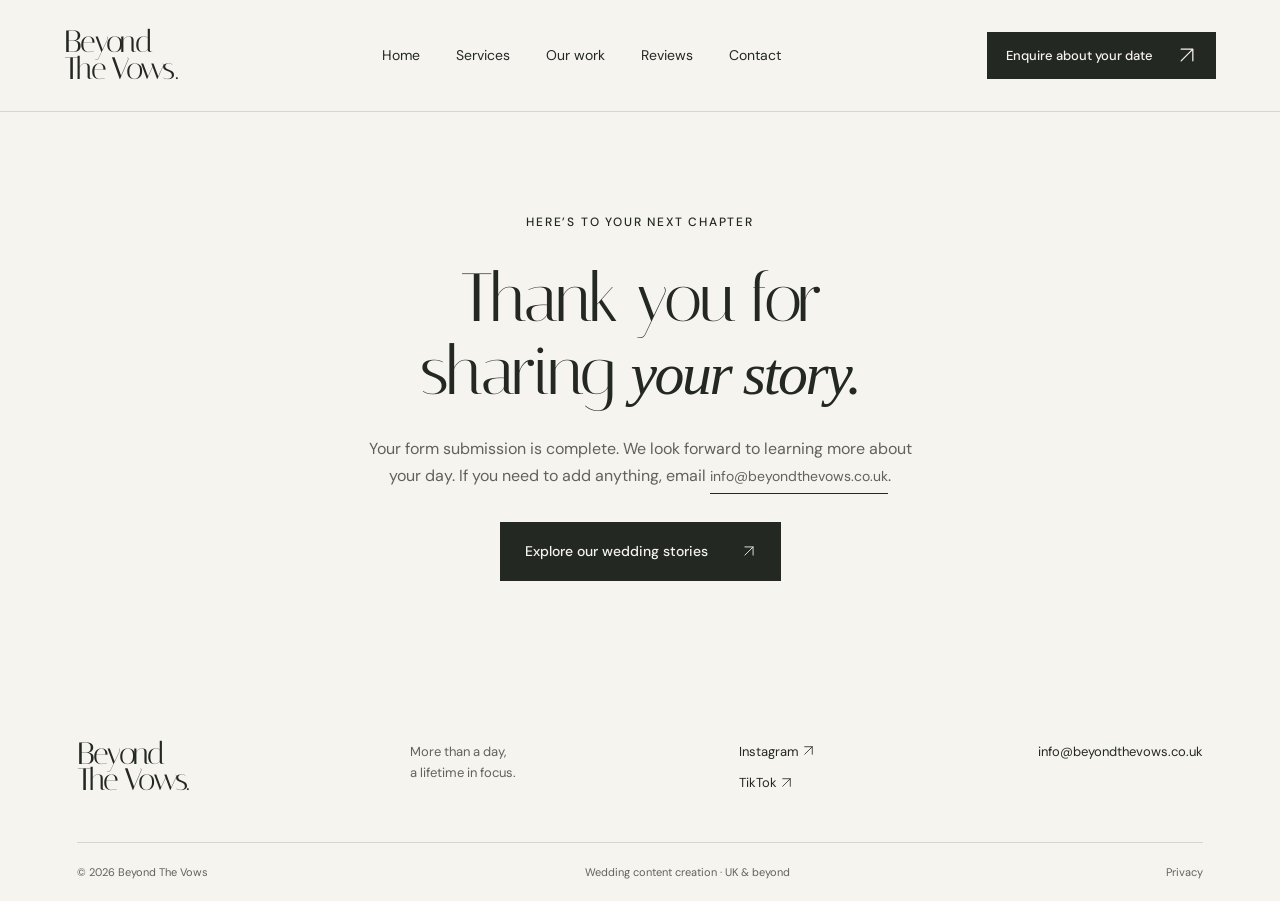
<file: thank-you.html>
<!doctype html><html lang="en-GB"><head><meta charset="utf-8"><meta name="viewport" content="width=device-width,initial-scale=1"><title>Thank you for your enquiry | Beyond The Vows</title><meta name="description" content="Thank you for sharing your wedding plans with Beyond The Vows."><meta name="theme-color" content="#242823"><link rel="icon" type="image/svg+xml" href="assets/favicon.svg"><link rel="preconnect" href="https://fonts.googleapis.com"><link rel="preconnect" href="https://fonts.gstatic.com" crossorigin><link href="https://fonts.googleapis.com/css2?family=DM+Sans:wght@400;500;600&family=Italiana&display=swap" rel="stylesheet"><link rel="stylesheet" href="assets/style.css?v=20260917i"><script src="assets/site.js?v=20260917i" defer></script></head><body><a class="skip" href="#main">Skip to content</a><header class="header"><a class="wordmark" href="index.html" aria-label="Beyond The Vows home">Beyond<span>The Vows<span class="logo-dot">.</span></span></a><button class="menu-toggle" aria-controls="navigation" aria-expanded="false">Menu <span aria-hidden="true">☰</span></button><nav id="navigation" aria-label="Main navigation"><a href="index.html" >Home</a><a href="services.html" >Services</a><a href="index.html#our-work" >Our work</a><a href="index.html#reviews">Reviews</a><a href="contact.html" >Contact</a></nav><a class="button small header-cta" href="contact.html">Enquire about your date <span aria-hidden="true"><svg class="arrow-icon" xmlns="http://www.w3.org/2000/svg" viewBox="0 0 24 24" aria-hidden="true" focusable="false"><path d="M5 19 19 5M5 5h14v14"/></svg></span></a></header><main id="main" class="thank-you"><p class="eyebrow">HERE’S TO YOUR NEXT CHAPTER</p><h1>Thank you for<br>sharing <em>your story.</em></h1><p>Your form submission is complete. We look forward to learning more about your day. If you need to add anything, email <a class="text-link" href="mailto:info@beyondthevows.co.uk">info@beyondthevows.co.uk</a>.</p><a class="button" href="index.html#our-work">Explore our wedding stories <svg class="arrow-icon" xmlns="http://www.w3.org/2000/svg" viewBox="0 0 24 24" aria-hidden="true" focusable="false"><path d="M5 19 19 5M5 5h14v14"/></svg></a></main><footer><div class="footer-top"><a class="wordmark" href="index.html">Beyond<span>The Vows.</span></a><p>More than a day,<br>a lifetime in focus.</p><div><a href="https://www.instagram.com/beyondthevows.co/" target="_blank" rel="noopener noreferrer">Instagram <svg class="arrow-icon" xmlns="http://www.w3.org/2000/svg" viewBox="0 0 24 24" aria-hidden="true" focusable="false"><path d="M5 19 19 5M5 5h14v14"/></svg></a><a href="https://www.tiktok.com/@beyondthevows.co" target="_blank" rel="noopener noreferrer">TikTok <svg class="arrow-icon" xmlns="http://www.w3.org/2000/svg" viewBox="0 0 24 24" aria-hidden="true" focusable="false"><path d="M5 19 19 5M5 5h14v14"/></svg></a></div><a class="email" href="mailto:info@beyondthevows.co.uk">info@beyondthevows.co.uk</a></div><div class="footer-bottom"><span>© <span data-year>2026</span> Beyond The Vows</span><span>Wedding content creation · UK & beyond</span><a href="contact.html#privacy">Privacy</a></div></footer><dialog id="media-dialog" aria-labelledby="media-title"><div class="dialog-top"><h2 id="media-title">A moment to keep</h2><button class="close-dialog" aria-label="Close gallery">✕</button></div><div id="media-content"></div><p id="media-caption"></p></dialog></body></html>
</file>
<file: assets/style.css>
:root{--paper:#f6f4ef;--ink:#242823;--muted:#60625b;--line:#d6d6cd;--serif:'Italiana',Georgia,serif;--sans:'DM Sans',Arial,sans-serif}*{box-sizing:border-box}html{scroll-behavior:smooth;scroll-padding-top:100px}body{margin:0;background:var(--paper);color:var(--ink);font-family:var(--sans);font-size:16px;line-height:1.65}a{color:inherit;text-decoration:none}button,input,select,textarea{font:inherit}button,a,input,textarea,select{-webkit-tap-highlight-color:transparent}button{cursor:pointer;color:inherit}button:disabled{cursor:wait}a:focus-visible,button:focus-visible,input:focus-visible,textarea:focus-visible,select:focus-visible,summary:focus-visible{outline:2px solid #89633c;outline-offset:5px}img{display:block;width:100%;object-fit:cover}h1,h2,h3,p{margin-top:0}h1,h2,h3{font-family:var(--serif);font-weight:400;line-height:1.08}h1{font-size:clamp(3.5rem,5.3vw,6rem);letter-spacing:-.035em;margin-bottom:28px}h2{font-size:clamp(2.8rem,4.2vw,4.8rem);letter-spacing:-.025em;margin-bottom:28px}h3{font-size:1.8rem}em{font-family:Georgia,serif;font-weight:400;font-size:.88em}p{color:var(--muted)}.eyebrow{font-size:12px;font-weight:500;letter-spacing:.15em;line-height:1.8;color:var(--ink);margin-bottom:28px}.header{height:112px;padding:0 5%;display:flex;align-items:center;justify-content:space-between;gap:25px;border-bottom:1px solid var(--line)}.wordmark{font-family:var(--serif);font-size:31px;line-height:.86;letter-spacing:-1.7px;display:inline-block;flex-shrink:0}.wordmark>span{display:block}.logo-dot{margin-left:2px}.header nav{display:flex;gap:36px}.header nav a{font-size:14px;padding:8px 0}.header nav a[aria-current]{border-bottom:1px solid}.button{display:inline-flex;align-items:center;justify-content:space-between;gap:34px;background:var(--ink);color:var(--paper);padding:17px 24px;border:1px solid var(--ink);font-size:14px;font-weight:500;transition:background .2s,transform .2s}.button:hover{background:#434b40;transform:translateY(-2px)}.button span{font-size:20px;line-height:1}.button.small{padding:12px 18px;font-size:13px;gap:24px}.menu-toggle{display:none}.hero{display:grid;grid-template-columns:1.1fr 1fr;min-height:700px}.hero-copy{padding:85px 7% 40px 9%;display:flex;flex-direction:column;align-items:flex-start}.hero .eyebrow{letter-spacing:.12em;font-size:11px}.tiny-star{font-size:19px;vertical-align:middle;margin-right:8px}.hero-description{max-width:410px;line-height:1.85;margin-bottom:30px}.hero-work{font-size:14px;border-bottom:1px solid var(--line);padding-bottom:4px;margin-top:20px}.hero-work span{margin-left:20px}.hero-note{display:flex;align-items:center;gap:16px;font-size:12px;color:var(--muted);margin-top:auto;padding-top:50px}.rule{width:36px;height:1px;background:var(--muted)}.hero-photo{position:relative;min-width:0;overflow:hidden;margin:24px 24px 24px 0}.hero-photo>img{position:absolute;height:100%;object-position:center 38%}.hero-photo:after{content:'';position:absolute;inset:60% 0 0;background:linear-gradient(transparent,#0008)}.photo-corner,.photo-index{position:absolute;color:white;z-index:1;font-size:11px;letter-spacing:.14em;line-height:1.8}.photo-corner{bottom:36px;left:34px}.photo-index{right:30px;bottom:36px;writing-mode:vertical-rl;transform:rotate(180deg)}.ribbon{display:flex;justify-content:space-around;align-items:center;gap:20px;background:var(--ink);color:var(--paper);padding:24px 4%;font-size:11px;letter-spacing:.17em}.ribbon>span:nth-child(even){font-size:19px}.section{padding:110px 7%}.intro{display:grid;grid-template-columns:1fr 2fr;gap:60px}.intro .eyebrow{padding-top:8px}.intro p:not(.eyebrow){max-width:610px}.text-link{display:inline-block;font-size:14px;border-bottom:1px solid var(--ink);padding-bottom:5px;background:none;border-top:0;border-left:0;border-right:0}.text-link span{margin-left:15px}.intro .text-link{margin-top:15px}.portfolio{padding-top:80px;background:#e9ebe5}.section-heading{display:flex;justify-content:space-between;align-items:flex-end;gap:35px;margin-bottom:50px}.section-heading h2{margin-bottom:0}.section-heading>p{font-size:14px;margin-bottom:6px}.gallery{display:grid;grid-template-columns:repeat(3,minmax(0,1fr));gap:50px 26px}.gallery-image{border:0;background:var(--ink);padding:0;width:100%;position:relative;overflow:hidden;display:block}.gallery-image img{aspect-ratio:3/4;height:auto;transition:transform .6s}.gallery-image:hover img{transform:scale(1.035)}.image-expand{position:absolute;right:18px;bottom:18px;width:34px;height:34px;border:1px solid #fffa;border-radius:50%;color:white;line-height:30px}.card-caption{display:flex;gap:10px;align-items:center;justify-content:space-between;padding-top:18px}.card-caption h3{font-size:1.7rem;margin:0}.card-caption>span{font-size:11px;color:var(--muted)}.video-link,.photo-label{font-size:12px;margin-top:10px}.video-link span{margin:0 8px 0 0}.photo-label{margin-bottom:0}.social-line{border-top:1px solid #bdc2b8;display:flex;gap:30px;align-items:center;margin-top:55px;padding-top:25px;font-size:14px}.social-line>span{margin-right:auto}.closing{text-align:center;background:var(--ink);color:var(--paper);padding:100px 20px}.closing p{color:#d5d7cf}.closing h2{font-size:clamp(3.5rem,6vw,6.5rem);margin-bottom:35px}.button.cream{background:var(--paper);color:var(--ink);border-color:var(--paper)}.button.cream:hover{background:#dfdfd4}footer{padding:60px 6% 20px}.footer-top{display:flex;gap:40px;justify-content:space-between;align-items:flex-start;padding-bottom:45px}.footer-top p,.footer-top a:not(.wordmark){font-size:13px}.footer-top>div{display:flex;flex-direction:column;gap:10px}.footer-bottom{border-top:1px solid var(--line);padding-top:20px;display:flex;justify-content:space-between;gap:20px;font-size:11px;color:var(--muted)}.skip{position:fixed;top:-100px;left:20px;background:var(--ink);color:white;padding:12px;z-index:100}.skip:focus{top:10px}dialog{width:min(760px,94vw);max-height:94vh;padding:24px;background:var(--paper);border:0;overflow:auto}dialog::backdrop{background:#151913d9;backdrop-filter:blur(4px)}.dialog-top{display:flex;justify-content:space-between;gap:20px;align-items:center;margin-bottom:16px}.dialog-top h2{font-size:26px;margin:0}.close-dialog{border:1px solid var(--line);background:none;width:42px;height:42px;flex-shrink:0}.modal-image{width:100%;height:68vh;object-fit:contain}.video-frame{display:block;aspect-ratio:9/16;width:min(100%,350px);max-height:67vh;margin:auto;border:0;background:#000}#media-caption{font-size:13px;margin:16px 0 0;text-align:center}#media-caption a{text-decoration:underline}.page-intro{padding:85px 7% 75px;max-width:1100px}.page-intro>p:last-child{max-width:550px}.service-feature{display:grid;grid-template-columns:1fr 1fr;gap:8%;align-items:center;padding-top:0}.service-feature img{height:600px}.service-feature p{max-width:520px}.service-list{list-style:none;padding:0;margin:30px 0}.service-list li{border-top:1px solid var(--line);padding:14px 0;display:flex;gap:22px}.service-list span{font-size:12px;color:var(--muted);padding-top:4px}.service-list strong{font-weight:500}.offerings{background:#e9ebe5}.service-cards{display:grid;grid-template-columns:repeat(3,1fr);gap:35px}.service-card{border-top:1px solid #afb5a8;padding-top:25px}.service-card .number{font-size:12px}.service-card h3{margin:25px 0 20px;font-size:2.2rem}.service-card p{font-size:15px}.faq{max-width:980px;margin:auto}.faq details{border-bottom:1px solid var(--line);padding:22px 0}.faq summary{cursor:pointer;list-style:none;display:flex;justify-content:space-between;gap:20px}.faq summary:after{content:'+'}.faq details[open] summary:after{content:'−'}.faq details p{margin:20px 0 0}.contact-layout{display:grid;grid-template-columns:.8fr 1.2fr;gap:10%;padding-top:80px;align-items:start}.contact-copy h1{font-size:clamp(3.5rem,5vw,5.8rem)}.contact-copy>p{max-width:360px}.contact-address{margin:30px 0 36px;font-size:15px;text-decoration:underline;display:block;overflow-wrap:anywhere}.contact-photo{width:80%;aspect-ratio:4/3;object-position:center 35%;margin-top:36px}.form-heading{display:flex;justify-content:space-between;align-items:center;gap:20px;border-bottom:1px solid var(--line);padding-bottom:20px;margin-bottom:25px}.form-heading h2{font-size:30px;margin:0}.form-heading span{font-size:12px;color:var(--muted)}.form-grid{display:grid;grid-template-columns:1fr 1fr;gap:22px}.field.full{grid-column:1/-1}label{display:block;font-size:13px;margin-bottom:7px}input,select,textarea{width:100%;background:transparent;border:1px solid #bfc1b6;padding:13px 14px;color:var(--ink);border-radius:0;min-height:48px}textarea{resize:vertical;min-height:130px}input::placeholder,textarea::placeholder{color:#777b71}input[type=checkbox]{width:18px;height:18px;min-height:18px;flex-shrink:0;accent-color:var(--ink)}.consent{display:flex;align-items:flex-start;gap:10px;margin:24px 0;font-size:12px;color:var(--muted)}.consent a{text-decoration:underline}.form-note{font-size:12px;margin-top:18px}.form-note a{text-decoration:underline}.privacy{padding-top:30px;padding-bottom:75px;max-width:1000px}.privacy h2{font-size:30px}.privacy p{font-size:14px}.honeypot{display:none}.thank-you{min-height:60vh;text-align:center;padding:100px 20px}.thank-you p{max-width:560px;margin:0 auto 28px}
@media(min-width:1600px){.hero{min-height:850px}.hero-copy{padding-top:120px}.hero-photo{margin-right:5%}}@media(max-width:1000px){.header{padding:0 5%;height:90px}.header nav{gap:23px}.header-cta{display:none}.hero{min-height:640px}.hero-copy{padding:60px 7% 35px 10%}.hero .eyebrow{font-size:10px}.hero h1{font-size:4rem}.section{padding:80px 6%}.intro{gap:30px}.card-caption h3{font-size:1.4rem}.footer-top{flex-wrap:wrap}.service-feature{gap:5%}.service-feature img{height:520px}.contact-layout{gap:6%}.form-grid{gap:18px}.contact-photo{width:100%}}
@media(max-width:700px){.header{height:84px;position:relative;gap:15px}.wordmark{font-size:28px}.menu-toggle{display:flex;gap:14px;background:none;border:0;font-size:14px;padding:12px 0}.header nav{display:none;position:absolute;top:83px;left:0;right:0;background:var(--paper);z-index:10;padding:20px 6%;border-bottom:1px solid var(--line);box-shadow:0 10px 15px #0001}.header nav.open{display:flex;flex-direction:column;gap:10px}.header nav a{font-size:17px;width:fit-content}.hero{display:flex;flex-direction:column;min-height:0}.hero-copy{padding:46px 6% 35px}.hero .eyebrow{font-size:10px;margin-bottom:24px}.hero h1{font-size:clamp(3.1rem,10.5vw,4.6rem)}.hero-description{font-size:15px;max-width:450px}.hero-note{padding-top:30px}.hero-photo{margin:0 6% 24px;height:480px}.hero-photo>img{object-position:center 38%}.photo-corner{bottom:24px;left:24px}.ribbon{padding:20px 6%;flex-wrap:wrap;gap:10px 18px;font-size:9px;justify-content:center}.ribbon>span:nth-child(even){font-size:13px}.ribbon>span:nth-last-child(-n+2){display:none}.section{padding:65px 6%}.intro{grid-template-columns:1fr;gap:5px}.intro>.eyebrow{margin-bottom:18px}.section-heading{display:block;margin-bottom:35px}.section-heading>p{margin-top:20px}.gallery{grid-template-columns:1fr 1fr;gap:32px 16px}.card-caption{padding-top:12px}.card-caption h3{font-size:1.35rem;line-height:1.2}.card-caption>span{display:none}.video-link,.photo-label{font-size:11px}.social-line{flex-wrap:wrap;gap:20px}.social-line>span{width:100%}.closing{padding:75px 6%}.closing h2{font-size:4rem}.footer-top{gap:30px}.footer-top>p{margin-left:auto}.footer-top .email{width:100%}.footer-bottom{flex-wrap:wrap;font-size:10px;gap:12px}.footer-bottom>span:nth-child(2){order:3;width:100%}.page-intro{padding:55px 6% 40px}.service-feature{display:flex;flex-direction:column-reverse;gap:35px;padding-top:0}.service-feature img{height:460px}.service-cards{grid-template-columns:1fr;gap:35px}.service-card h3{margin-top:15px}.contact-layout{display:block;padding-top:50px}.contact-copy h1{font-size:3.9rem}.contact-photo{display:none}.contact-copy{margin-bottom:50px}.form-grid{grid-template-columns:1fr}.field.full{grid-column:auto}.form-heading h2{font-size:27px}.contact-layout .button{width:100%}.privacy{padding-top:0}.modal-image{height:60vh}.dialog-top h2{font-size:23px}dialog{padding:18px}}
@media(prefers-reduced-motion:reduce){html{scroll-behavior:auto}*,*:before,*:after{transition:none!important}}
/* Wedding collections, as supplied in the Beyond The Vows content guide. */
.collections-intro{padding-bottom:45px}.collections{padding-top:0;display:grid;grid-template-columns:repeat(2,minmax(0,1fr));gap:24px}.collection-card{border:1px solid var(--line);padding:32px;display:flex;flex-direction:column}.collection-card:first-child{grid-column:1/-1;display:grid;grid-template-columns:1fr 1fr;column-gap:50px}.collection-card:first-child>.eyebrow{grid-column:1/-1}.collection-card:first-child .collection-title{align-self:start}.collection-card:first-child ul{grid-column:2;grid-row:2/4;padding-top:0;border-top:0;margin:0}.collection-card:first-child .button{justify-self:start;align-self:end}.collection-card .eyebrow{margin-bottom:18px}.collection-title{display:flex;align-items:baseline;justify-content:space-between;gap:20px}.collection-title h3{font-size:2.5rem;margin-bottom:0}.collection-price{font-size:1.9rem;color:var(--ink);margin:0;white-space:nowrap}.collection-card ul{border-top:1px solid var(--line);list-style:none;padding:22px 0 0;margin:22px 0 25px;flex:1}.collection-card li{font-size:15px;margin-bottom:12px;padding-left:18px;position:relative}.collection-card li:before{content:'·';position:absolute;left:0}.collection-card .button{width:fit-content;margin-top:10px;font-size:13px;gap:20px}.collection-note{grid-column:1/-1;font-size:14px;max-width:820px;margin:8px 0 0}.delivery{background:var(--ink);color:var(--paper);display:grid;grid-template-columns:1fr 1.1fr;gap:7%;align-items:center;padding-top:75px;padding-bottom:75px}.delivery h2{margin:0}.delivery .eyebrow,.delivery p{color:#d5d7cf}.delivery-times{display:grid;grid-template-columns:1fr 1fr;gap:30px;margin-bottom:28px}.delivery-times strong{font-family:var(--serif);font-size:3.2rem;font-weight:400;line-height:1.2;display:block;margin-bottom:12px}.delivery-times span{font-size:14px;display:block;max-width:210px}.delivery-details>p{border-top:1px solid #6a7065;padding-top:24px;font-size:14px;margin:0}.extras{display:grid;grid-template-columns:1fr 1.1fr;gap:7%;align-items:start}.addon-list{margin:0}.addon-list>div{display:flex;justify-content:space-between;gap:20px;border-bottom:1px solid var(--line);padding:20px 0}.addon-list>div:first-child{border-top:1px solid var(--line)}.addon-list dt{font-size:17px}.addon-list dd{margin:0;font-size:20px;white-space:nowrap}.addon-list dd span{font-size:14px}.booking{background:#e9ebe5}.balance-note{font-size:15px;border-top:1px solid #bdc2b8;margin:35px 0 0;padding-top:25px}.balance-note strong{font-weight:500;color:var(--ink)}
@media(max-width:1000px){.collection-card{padding:26px}.collection-title h3{font-size:2rem}.collection-price{font-size:1.7rem}.collection-card:first-child{column-gap:30px}.delivery{gap:5%}.delivery-times{gap:20px}.delivery-times strong{font-size:2.6rem}}
@media(max-width:700px){.collections-intro{padding-bottom:35px}.collections{grid-template-columns:1fr;padding-top:0;gap:20px}.collection-card,.collection-card:first-child{display:flex;grid-column:auto;padding:25px}.collection-card:first-child ul{border-top:1px solid var(--line);padding-top:22px;margin:22px 0 25px}.collection-card:first-child .button{align-self:start}.collection-title h3{font-size:2.2rem}.collection-price{font-size:1.8rem}.collection-card li{font-size:14px}.collection-card .button{width:100%}.collection-note{grid-column:auto}.delivery,.extras{grid-template-columns:1fr;gap:32px}.delivery-times strong{font-size:2.5rem}.delivery-times span{font-size:13px}.addon-list dt{font-size:15px}.addon-list dd{font-size:18px}.balance-note{font-size:14px}}

/* Use the same vector geometry on desktop and mobile, independent of emoji fonts. */
.arrow-icon{display:inline-block;width:1em;height:1em;vertical-align:-.12em;flex-shrink:0;fill:none;stroke:currentColor;stroke-width:1.5;stroke-linecap:round;stroke-linejoin:round}

/* Original portrait photography and the Instagram film. */
.gallery-image img{object-position:center 10%}
.service-feature img{object-position:center 10%}
.gallery-cover img{object-fit:contain;background:#d9dacd}
.instagram-frame{display:block;width:min(100%,440px);height:620px;max-height:67vh;margin:auto;border:0;background:white}
.reviews{display:grid;grid-template-columns:1fr 1.25fr;gap:8%;align-items:start}
.reviews-intro>p:not(.eyebrow){max-width:360px}
.reviews-intro .text-link{margin-top:12px}
.review-card{border-top:1px solid var(--line);padding-top:25px}
.review-stars{color:#826337;font-size:20px;letter-spacing:.2em;margin-bottom:22px}
.review-card blockquote{margin:0}
.review-card blockquote p{font-family:Georgia,serif;font-size:clamp(1.45rem,2.1vw,2rem);line-height:1.55;color:var(--ink)}
.review-author{font-size:14px;color:var(--ink);margin:28px 0}
.review-author span{display:block;color:var(--muted);font-size:12px;margin-top:5px}
.review-invitation{border-top:1px solid var(--line);padding-top:25px;display:flex;flex-wrap:wrap;align-items:center;gap:20px}
.review-invitation p{font-size:13px;margin:0;flex:1;min-width:155px}
.review-invitation .button{font-size:13px;gap:15px}
.contact-photo{height:auto;aspect-ratio:3/4;object-position:center 32%}
@media(max-width:700px){.reviews{grid-template-columns:1fr;gap:35px}.review-invitation{align-items:flex-start;flex-direction:column}.instagram-frame{height:560px}}

/* Film covers open the existing on-page dialog. */
.film-cover img{object-position:center 50%}
.image-play{position:absolute;left:50%;top:50%;transform:translate(-50%,-50%);display:grid;place-items:center;width:56px;height:56px;border:1px solid #fff;border-radius:50%;background:#24282366;color:white;box-shadow:0 2px 14px #0002;transition:background .2s}
.image-play svg{width:25px;height:25px;fill:currentColor}
.film-cover:hover .image-play{background:#242823bb}
@media(max-width:700px){.image-play{width:42px;height:42px}.image-play svg{width:20px;height:20px}}

/* Keep the closing headline within even a narrow phone viewport. */
@media(max-width:700px){.closing h2{font-size:clamp(2.75rem,10vw,4rem)}}



[hidden]{display:none!important}

.enquiry-success{border:1px solid var(--line);padding:clamp(20px,4vw,40px)}.enquiry-success h2{font-size:clamp(2rem,4vw,3rem)}.enquiry-success .button{margin-bottom:24px}

.starburst-icon{display:inline-block;width:1em;height:1em;vertical-align:-.12em;fill:none;stroke:currentColor;stroke-width:2;stroke-linecap:round}.rating-star-icon{display:inline-block;width:1em;height:1em;vertical-align:-.12em;fill:currentColor}.review-stars>span{display:inline-flex;gap:.2em}

/* Editorial gallery: consistent portraits, individual framing and quiet controls. */
.gallery{gap:48px 28px}
.gallery-card{min-width:0;display:flex;flex-direction:column}
.gallery-image{background:#d9d8ce}
.gallery-image img{aspect-ratio:2/3;object-position:var(--photo-position,center 50%)}
.gallery-image[data-instagram="DRDBR7rDGBU"]{--photo-position:center 48%}
.gallery-image[data-instagram="DdHha7pMp6d"]{--photo-position:center 68%}
.gallery-image[data-video]{--photo-position:center 45%}
.gallery-image[data-image="assets/wedding-embrace.jpg"]{--photo-position:center 35%}
.gallery-image[data-image="assets/celebration-church.jpg"]{--photo-position:center 70%}
.gallery-image[data-image="assets/traditional-portrait.jpg"]{--photo-position:center 38%}
.gallery-image:hover img{transform:none}
.gallery-image:focus-visible{outline-offset:5px}
.card-caption{align-items:baseline;padding-top:20px;min-height:74px;gap:18px}
.card-caption h3{font-size:clamp(1.45rem,2.05vw,1.9rem);line-height:1.2;max-width:90%}
.card-caption>span{font-size:10px;letter-spacing:.12em}
.gallery-card>.video-link,.gallery-card>.photo-label{align-self:flex-start;margin-top:10px;font-size:11px;letter-spacing:.04em}
.gallery-card>.photo-label{color:#53594e}
.image-expand{width:42px;height:42px;display:grid;place-items:center;line-height:1;background:#24282380;border-color:#ffffffb3;right:16px;bottom:16px;backdrop-filter:blur(5px)}
.image-play{background:#24282380;backdrop-filter:blur(5px)}
.image-play,.image-expand{transition:background .25s,box-shadow .25s}
@media(hover:hover) and (pointer:fine){
 .gallery-image:hover img,.gallery-image:focus-visible img{transform:scale(1.025)}
 .gallery-image:hover .image-expand,.gallery-image:hover .image-play{background:#242823cf;box-shadow:0 0 0 5px #ffffff20}
}

/* Warm paper cards give pricing and testimonials a clear visual home. */
.collections{gap:24px}
.collection-card{background:#fffdf8;border:1px solid #dcd7cb;padding:36px;box-shadow:0 8px 28px #24282304}
.collection-card .eyebrow{font-size:10px;letter-spacing:.16em;color:#766247;margin-bottom:24px}
.collection-title{align-items:center;gap:16px}
.collection-title h3{font-size:clamp(2rem,3vw,2.7rem)}
.collection-price{font-family:var(--serif);font-size:2.75rem;line-height:1.1}
.collection-card ul{border-color:#e1ddd3;margin-top:26px;padding-top:26px}
.collection-card li{padding-left:23px;line-height:1.6;margin-bottom:15px}
.collection-card li:before{content:'';width:5px;height:5px;border:1px solid #948068;border-radius:50%;top:.65em}
.collection-card .button{width:100%;margin-top:auto;padding:16px 18px;gap:14px}
.collection-card:first-child .button{width:100%;margin-top:28px}
.collection-card:first-child{background:#eeeee6;column-gap:48px}
.service-card{border:1px solid #cbd0c2;padding:28px;background:#f6f4ef80}
.service-card .number{font-size:10px;letter-spacing:.12em;color:#6b715f}
.service-card h3{font-size:2rem;margin-top:25px}
.service-card p{margin-bottom:0;font-size:14px;line-height:1.85}
.review-card{background:#fffdf8;border:1px solid #ded8cb;padding:clamp(26px,4vw,52px);box-shadow:0 10px 35px #24282304}
.review-stars{font-size:15px;color:#8b7352;margin-bottom:26px}
.review-stars>span{gap:.3em}
.review-card blockquote p{font-size:clamp(1.35rem,2vw,1.8rem);line-height:1.65}
.review-author{margin:28px 0 32px;font-size:13px}
.review-author span{font-size:11px;letter-spacing:.025em}
.review-invitation{border-color:#e1ddd3;gap:20px;padding-top:26px}
.review-invitation .button{background:transparent;color:var(--ink);border-color:#b6b8aa}
.review-invitation .button:hover{background:#e9ebe5}
@media(max-width:1000px){
 .gallery{gap:36px 20px}
 .card-caption{min-height:77px}
 .collection-card{padding:28px}
 .collection-price{font-size:2.3rem}
 .service-cards{gap:18px}
 .service-card{padding:22px}
}
@media(max-width:700px){
 .gallery{gap:32px 18px}
 .card-caption{padding-top:16px;min-height:70px}
 .card-caption>span{display:block}
 .card-caption h3{font-size:1.45rem}
 .image-expand{width:36px;height:36px;right:12px;bottom:12px}
 .collection-card,.collection-card:first-child{padding:26px;display:flex}
 .collection-title h3{font-size:2rem}
 .collection-price{font-size:2.25rem}
 .collection-card:first-child .button{margin-top:auto}
 .review-invitation .button{width:100%}
}
@media(max-width:480px){
 .gallery{grid-template-columns:minmax(0,1fr);gap:38px}
 .gallery-image img{aspect-ratio:2/3}
 .card-caption{min-height:0}
 .card-caption h3{font-size:1.8rem}
 .image-play{width:52px;height:52px}
 .collection-title{flex-wrap:wrap;gap:12px}
}
</file>
